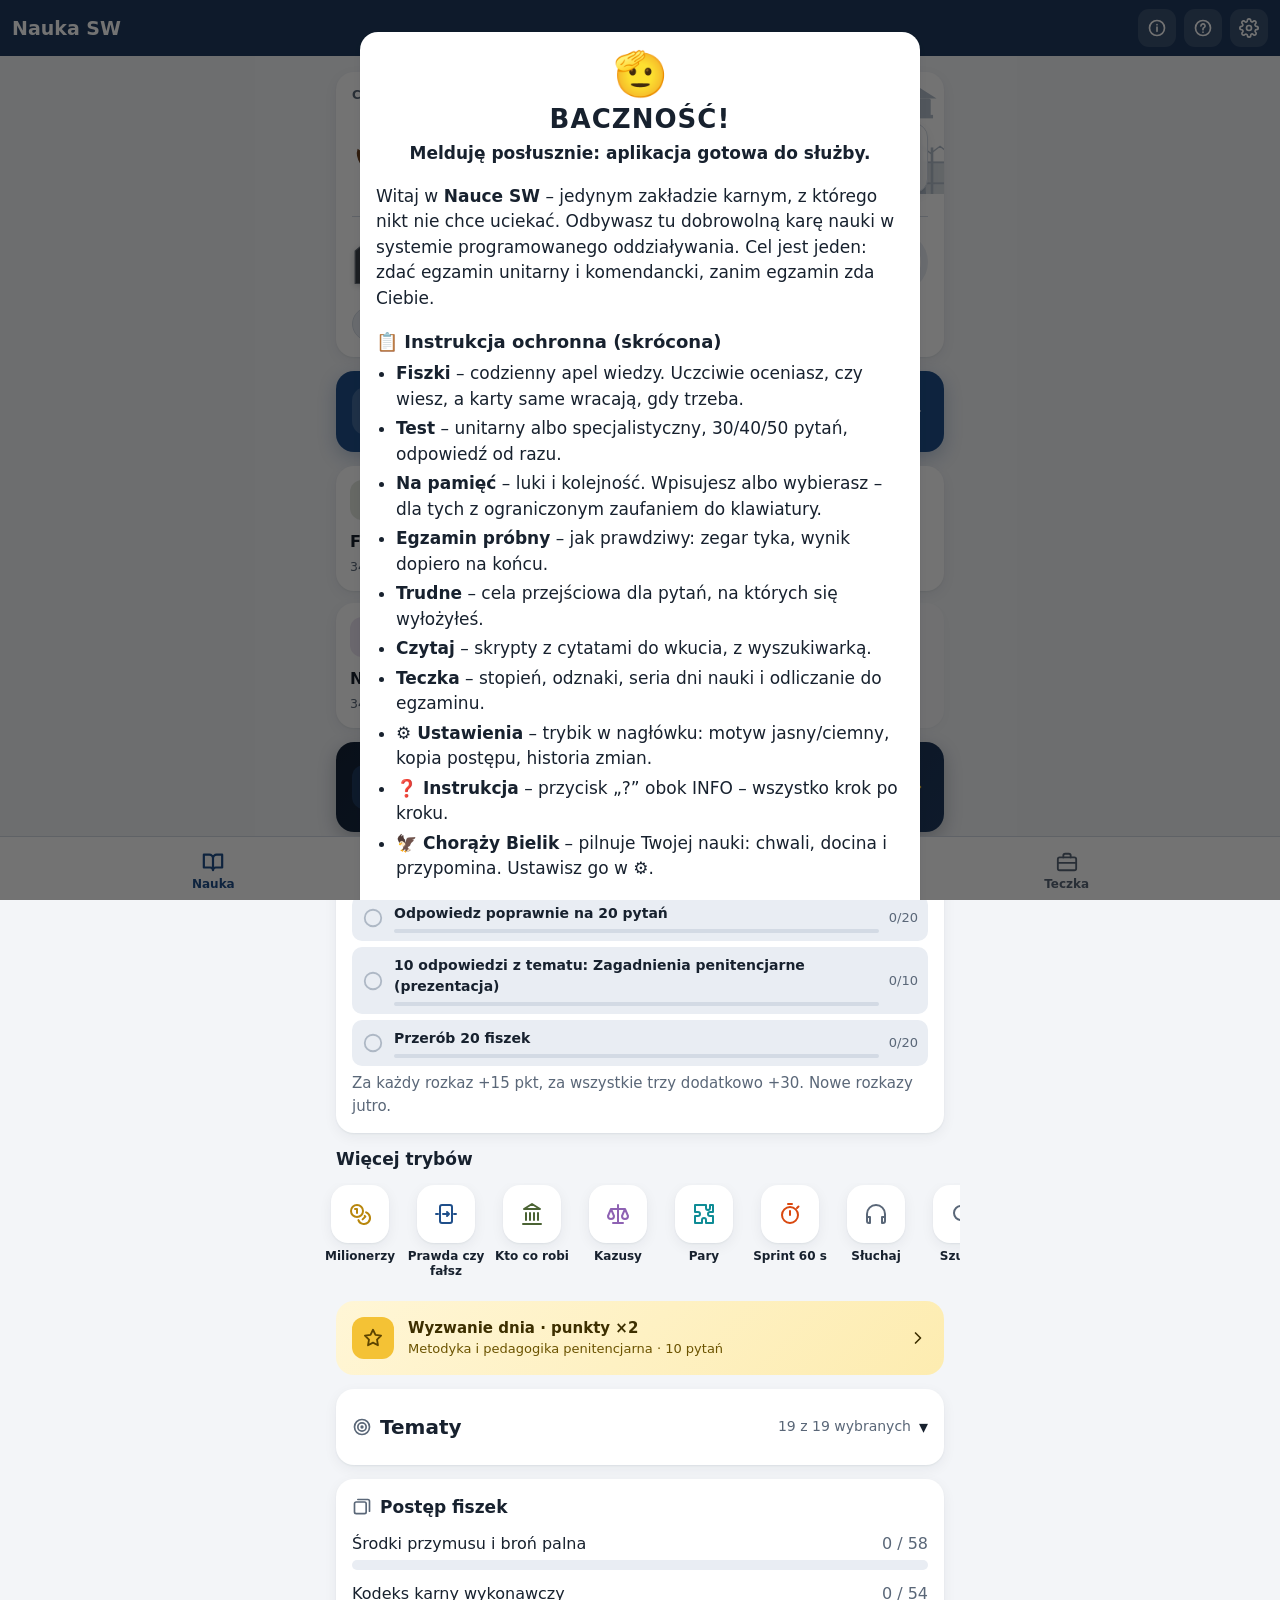
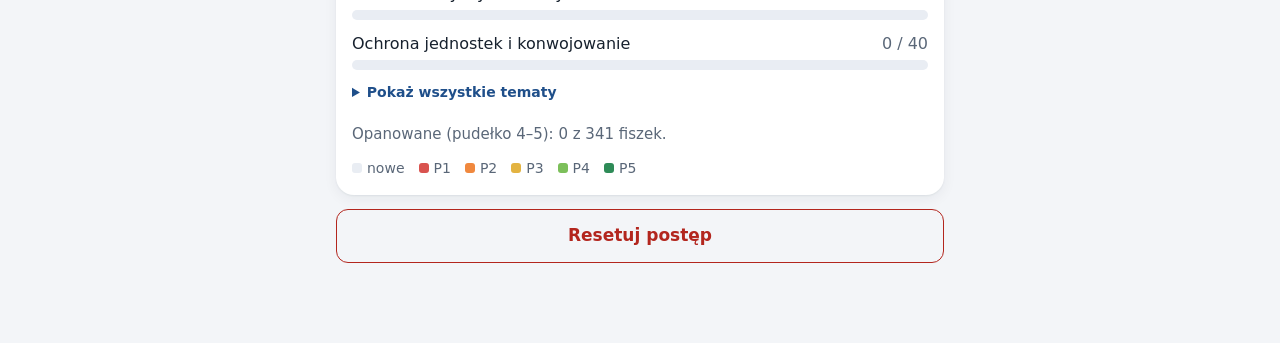
<file: index.html>
<!doctype html>
<html lang="pl">
<head>
  <meta charset="utf-8">
  <meta name="robots" content="noindex, nofollow, noarchive">
  <meta name="viewport" content="width=device-width, initial-scale=1, viewport-fit=cover">
  <title>Nauka SW</title>
  <meta name="description" content="Nauka do egzaminu ze szkolenia chorążych Służby Więziennej – fiszki, testy, egzamin próbny.">
  <meta name="theme-color" content="#1f3a5f" media="(prefers-color-scheme: light)">
  <meta name="theme-color" content="#0f1722" media="(prefers-color-scheme: dark)">
  <meta name="color-scheme" content="light dark">
  <meta name="apple-mobile-web-app-capable" content="yes">
  <meta name="mobile-web-app-capable" content="yes">
  <meta name="apple-mobile-web-app-title" content="Nauka SW">
  <meta name="apple-mobile-web-app-status-bar-style" content="default">
  <link rel="manifest" href="manifest.json">
  <link rel="icon" href="ikony/icon.svg" type="image/svg+xml">
  <link rel="apple-touch-icon" href="ikony/apple-touch-icon.png">
  <link rel="stylesheet" href="style.css">
</head>
<body>
  <header class="topbar">
    <button id="back" class="back" type="button" aria-label="Wróć" hidden><svg width="26" height="26" viewBox="0 0 24 24" fill="none" stroke="currentColor" stroke-width="2" stroke-linecap="round" stroke-linejoin="round" aria-hidden="true"><path d="M15 6l-6 6 6 6"></path></svg></button>
    <h1 id="title">Nauka SW</h1>
    <button id="info" class="top-ic" type="button" aria-label="Informacje o aplikacji"><svg width="20" height="20" viewBox="0 0 24 24" fill="none" stroke="currentColor" stroke-width="2" stroke-linecap="round" stroke-linejoin="round" aria-hidden="true"><circle cx="12" cy="12" r="9"></circle><path d="M12 11v5M12 8h.01"></path></svg></button>
    <button id="help" class="top-ic" type="button" aria-label="Instrukcja obsługi"><svg width="20" height="20" viewBox="0 0 24 24" fill="none" stroke="currentColor" stroke-width="2" stroke-linecap="round" stroke-linejoin="round" aria-hidden="true"><circle cx="12" cy="12" r="9"></circle><path d="M9.5 9.5a2.5 2.5 0 1 1 3.5 2.3c-.7.3-1 .8-1 1.5V14M12 17h.01"></path></svg></button>
    <button id="settings" class="top-ic" type="button" aria-label="Ustawienia"><svg width="20" height="20" viewBox="0 0 24 24" fill="none" stroke="currentColor" stroke-width="2" stroke-linecap="round" stroke-linejoin="round" aria-hidden="true"><circle cx="12" cy="12" r="3"></circle><path d="M19.4 15a1.7 1.7 0 0 0 .3 1.8l.1.1a2 2 0 1 1-2.8 2.8l-.1-.1a1.7 1.7 0 0 0-1.8-.3 1.7 1.7 0 0 0-1 1.5V21a2 2 0 1 1-4 0v-.1a1.7 1.7 0 0 0-1.1-1.5 1.7 1.7 0 0 0-1.8.3l-.1.1a2 2 0 1 1-2.8-2.8l.1-.1a1.7 1.7 0 0 0 .3-1.8 1.7 1.7 0 0 0-1.5-1H3a2 2 0 1 1 0-4h.1a1.7 1.7 0 0 0 1.5-1.1 1.7 1.7 0 0 0-.3-1.8l-.1-.1a2 2 0 1 1 2.8-2.8l.1.1a1.7 1.7 0 0 0 1.8.3H9a1.7 1.7 0 0 0 1-1.5V3a2 2 0 1 1 4 0v.1a1.7 1.7 0 0 0 1 1.5 1.7 1.7 0 0 0 1.8-.3l.1-.1a2 2 0 1 1 2.8 2.8l-.1.1a1.7 1.7 0 0 0-.3 1.8V9a1.7 1.7 0 0 0 1.5 1H21a2 2 0 1 1 0 4h-.1a1.7 1.7 0 0 0-1.5 1z"></path></svg></button>
    <div id="timer" class="timer" hidden></div>
  </header>
  <div id="storage-warning" class="banner" hidden>Pamięć przeglądarki jest niedostępna – postęp nie zostanie zapisany po zamknięciu strony.</div>
  <main id="app" tabindex="-1">
    <p class="loading">Ładowanie…</p>
  </main>
  <nav class="tabbar" aria-label="Zakładki">
    <a href="#/" data-tab="nauka"><svg width="22" height="22" viewBox="0 0 24 24" fill="none" stroke="currentColor" stroke-width="2" stroke-linecap="round" stroke-linejoin="round" aria-hidden="true"><path d="M2 4h6a4 4 0 0 1 4 4v13a3 3 0 0 0-3-3H2zM22 4h-6a4 4 0 0 0-4 4v13a3 3 0 0 1 3-3h7z"></path></svg><span>Nauka</span></a>
    <a href="#/czytaj" data-tab="czytaj" id="tab-czytaj" hidden><svg width="22" height="22" viewBox="0 0 24 24" fill="none" stroke="currentColor" stroke-width="2" stroke-linecap="round" stroke-linejoin="round" aria-hidden="true"><path d="M14 2H6a2 2 0 0 0-2 2v16a2 2 0 0 0 2 2h12a2 2 0 0 0 2-2V8z"></path><path d="M14 2v6h6M8 13h8M8 17h6"></path></svg><span>Czytaj</span></a>
    <a href="#/teczka" data-tab="teczka"><svg width="22" height="22" viewBox="0 0 24 24" fill="none" stroke="currentColor" stroke-width="2" stroke-linecap="round" stroke-linejoin="round" aria-hidden="true"><rect x="2" y="7" width="20" height="14" rx="2"></rect><path d="M16 7V5a2 2 0 0 0-2-2h-4a2 2 0 0 0-2 2v2M2 13h20"></path></svg><span>Teczka</span></a>
  </nav>
  <script src="app.js"></script>
</body>
</html>
</file>
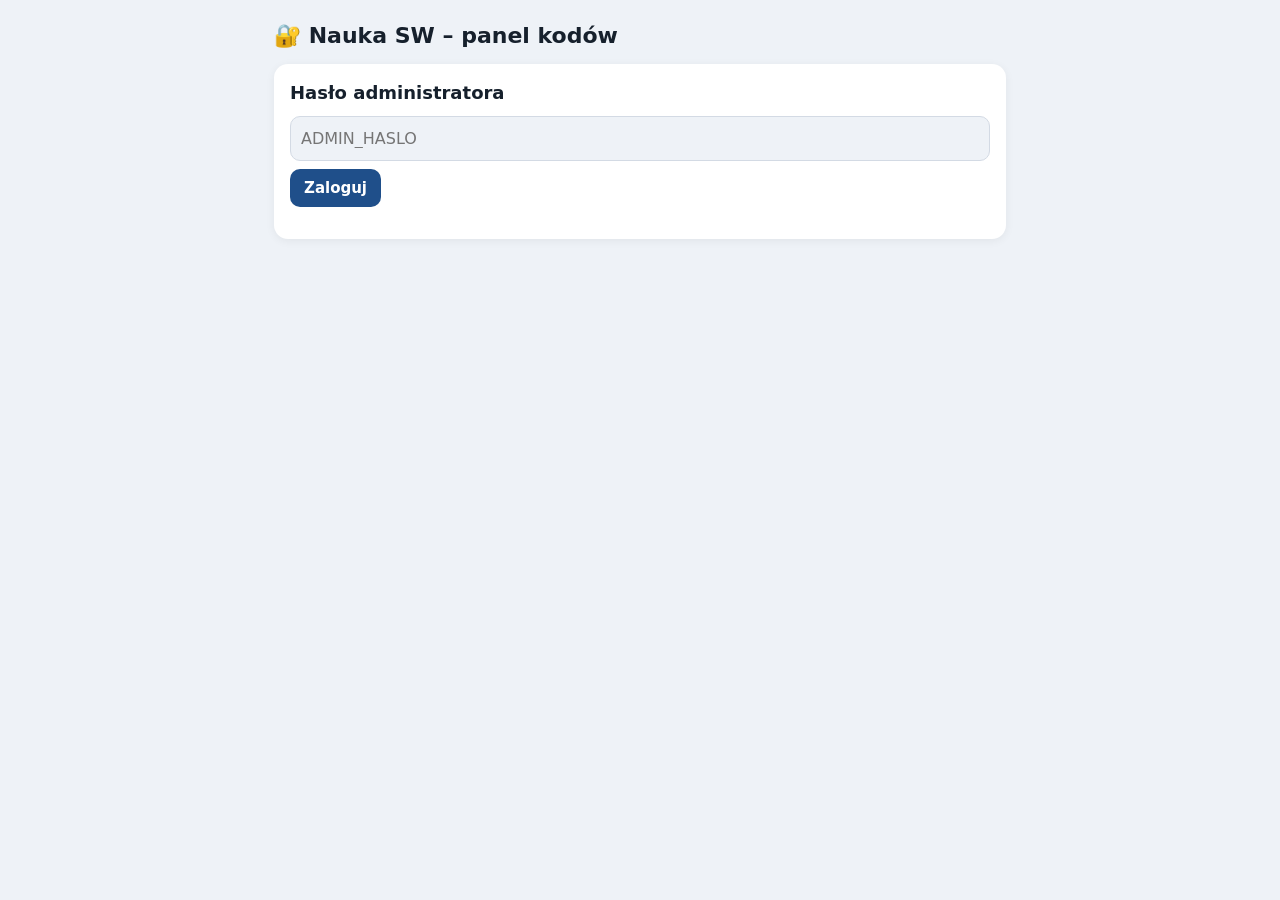
<file: admin.html>
<!DOCTYPE html>
<html lang="pl">
<head>
<meta charset="utf-8">
<meta name="viewport" content="width=device-width, initial-scale=1">
<meta name="robots" content="noindex, nofollow">
<title>Nauka SW – panel kodów</title>
<style>
 :root{color-scheme:light dark;--bg:#eef2f7;--card:#fff;--txt:#16202c;--muted:#5d6b7c;--line:#d3dae4;--pri:#1f4f8a;--bad:#c0392b;--ok:#1e8449}
 @media (prefers-color-scheme:dark){:root{--bg:#0f1722;--card:#18222f;--txt:#e6edf5;--muted:#9fb0c4;--line:#2e3d50;--pri:#4a86d4}}
 *{box-sizing:border-box} body{margin:0;font:16px/1.45 system-ui,-apple-system,"Segoe UI",Roboto,sans-serif;background:var(--bg);color:var(--txt)}
 main{max-width:760px;margin:0 auto;padding:14px}
 h1{font-size:22px;margin:6px 0 12px} h2{font-size:18px;margin:0 0 10px}
 .card{background:var(--card);border-radius:14px;padding:16px;margin:0 0 14px;box-shadow:0 2px 10px rgba(0,0,0,.06)}
 input,textarea,select{font:inherit;width:100%;padding:10px;border:1px solid var(--line);border-radius:10px;background:var(--bg);color:var(--txt)}
 textarea{min-height:120px} label{display:block;font-weight:600;margin:10px 0 4px}
 button{font:600 15px system-ui;padding:10px 14px;border:0;border-radius:10px;background:var(--pri);color:#fff;cursor:pointer}
 button.ghost{background:transparent;color:var(--pri);border:1px solid var(--line)} button.bad{background:var(--bad)}
 .row{display:flex;gap:8px;flex-wrap:wrap;align-items:center} .row>*{flex:1 1 auto}
 .muted{color:var(--muted);font-size:14px} .err{color:var(--bad);font-weight:600} .okm{color:var(--ok);font-weight:600}
 table{width:100%;border-collapse:collapse;font-size:15px} td,th{padding:8px 6px;border-bottom:1px solid var(--line);text-align:left;vertical-align:top}
 code{font:600 15px ui-monospace,monospace;letter-spacing:.06em}
 .tag{display:inline-block;font-size:12px;padding:1px 7px;border-radius:99px;background:var(--line)} .tag.b{background:var(--bad);color:#fff}
 .acts{display:flex;gap:6px;flex-wrap:wrap} .acts button{padding:6px 9px;font-size:13px}
 pre{white-space:pre-wrap;background:var(--bg);padding:10px;border-radius:10px;font-size:14px}
 .dev{font-size:13px;color:var(--muted)}
 .tabs{display:flex;gap:6px;margin:0 0 14px;flex-wrap:wrap} .tabs button{background:var(--card);color:var(--txt);border:1px solid var(--line)} .tabs button.on{background:var(--pri);color:#fff;border-color:var(--pri)}
 .zgl{border-top:1px solid var(--line);padding:10px 0} .zgl.done{opacity:.55} .zgl .q{font-size:14px;color:var(--muted);margin:4px 0}
 .kpis{display:grid;grid-template-columns:repeat(auto-fit,minmax(130px,1fr));gap:8px;margin:10px 0} .kpi{background:var(--bg);border-radius:10px;padding:10px;text-align:center} .kpi b{display:block;font-size:22px}
 .bar{height:6px;border-radius:99px;background:var(--line);overflow:hidden;margin-top:4px} .bar i{display:block;height:100%;background:var(--bad)}
</style>
</head>
<body><main>
<h1>🔐 Nauka SW – panel kodów</h1>

<section class="card" id="login">
  <h2>Hasło administratora</h2>
  <div class="row"><input id="pw" type="password" autocomplete="current-password" placeholder="ADMIN_HASLO"><button id="pwb" style="flex:0 0 auto">Zaloguj</button></div>
  <p class="err" id="pwe"></p>
</section>

<div id="panel" hidden>
<nav class="tabs" id="tabs">
  <button data-t="kody" class="on">🔑 Kody</button>
  <button data-t="zgl">⚑ Zgłoszenia <span id="zglN"></span></button>
  <button data-t="stat">📊 Statystyki</button>
</nav>
<div data-p="kody">
<section class="card">
  <h2>1. Kody osobiste (każdy swój kod)</h2>
  <label for="names">Imiona i nazwiska – jedna osoba w linii</label>
  <textarea id="names" placeholder="Jan Kowalski&#10;Anna Nowak&#10;…"></textarea>
  <label for="pmax">Ile urządzeń na jeden kod?</label>
  <select id="pmax"><option value="1">1 urządzenie</option><option value="2" selected>2 urządzenia (zalecane – np. telefon + ikona na iPhonie)</option><option value="3">3 urządzenia</option></select>
  <p><button id="genp">Utwórz kody osobiste</button></p>
</section>

<section class="card">
  <h2>2. Kod wspólny / uniwersalny</h2>
  <label for="gname">Nazwa (dla Ciebie)</label>
  <input id="gname" placeholder="np. Grupa 20 osób albo Kod uniwersalny">
  <label for="gmax">Limit urządzeń (0 = bez limitu, czyli kod uniwersalny)</label>
  <input id="gmax" type="number" min="0" max="1000" value="20">
  <label for="gcode">Własny kod (opcjonalnie, min. 6 znaków – litery i cyfry; puste = losowy)</label>
  <input id="gcode" placeholder="np. CHORAZY2026" autocapitalize="characters">
  <p><button id="geng">Utwórz kod</button></p>
</section>

<section class="card" id="newbox" hidden>
  <h2>✅ Nowe kody – skopiuj i roześlij</h2>
  <pre id="newlist"></pre>
  <button id="copy" class="ghost">📋 Kopiuj listę</button>
</section>

<section class="card">
  <div class="row"><h2 style="flex:1 1 auto;margin:0">Wszystkie kody</h2><button class="ghost" id="refresh" style="flex:0 0 auto">↻ Odśwież</button></div>
  <p class="muted">Zmiany (blokada, reset) działają w ciągu ok. 1 minuty.</p>
  <input id="filter" placeholder="Szukaj po nazwie lub kodzie">
  <p class="muted" id="sum"></p>
  <table><thead><tr><th>Nazwa / kod</th><th>Urządzenia</th><th>Akcje</th></tr></thead><tbody id="tb"></tbody></table>
</section>
</div>

<div data-p="zgl" hidden>
<section class="card">
  <div class="row"><h2 style="flex:1 1 auto;margin:0">Zgłoszenia błędów</h2><button class="ghost" id="zglRef" style="flex:0 0 auto">↻ Odśwież</button></div>
  <p class="muted">Otwarte zgłoszenia skopiuj i wklej Claude'owi – poprawi pytania w aplikacji.</p>
  <div class="row"><label style="margin:0;flex:1 1 auto"><input type="checkbox" id="zglAll" style="width:auto"> pokaż też załatwione</label>
    <button id="zglCopy" class="ghost" style="flex:0 0 auto">📋 Kopiuj otwarte</button></div>
  <div id="zglList"></div>
</section>
</div>

<div data-p="stat" hidden>
<section class="card">
  <div class="row"><h2 style="flex:1 1 auto;margin:0">Statystyki (anonimowe)</h2><button class="ghost" id="statRef" style="flex:0 0 auto">↻ Odśwież</button></div>
  <p class="muted">Dane z telefonów, które wysyłają statystyki (co kilka godzin). Bez imion i kodów.</p>
  <div id="statSum" class="kpis"></div>
  <h2>Najtrudniejsze pytania</h2>
  <p class="muted">Pytania z co najmniej 5 odpowiedziami od min. 2 osób, posortowane wg odsetka błędów.</p>
  <div id="statHard"></div>
  <h2>Tematy</h2>
  <table><thead><tr><th>Temat</th><th>Odpowiedzi</th><th>Błędne</th></tr></thead><tbody id="statDecks"></tbody></table>
  <button id="statCopy" class="ghost" style="margin-top:10px">📋 Kopiuj 20 najtrudniejszych</button>
</section>
</div>
<p class="err" id="msg"></p>
</div>

<script>
const $ = id => document.getElementById(id);
let PW = sessionStorage.getItem('nsw_admin') || '';
let ALL = [];

async function api(method, body, query) {
  const r = await fetch('/api/admin/kody' + (query || ''), { method, headers: { 'X-Admin': PW, 'Content-Type': 'application/json' }, body: body ? JSON.stringify(body) : undefined, cache: 'no-store' });
  const d = await r.json().catch(() => ({ blad: 'Błąd serwera (' + r.status + ')' }));
  if (r.status === 401) { logout(d.blad); throw new Error(d.blad); }
  if (!r.ok) { $('msg').textContent = d.blad || 'Błąd'; throw new Error(d.blad); }
  $('msg').textContent = '';
  return d;
}
function logout(m) { PW = ''; sessionStorage.removeItem('nsw_admin'); $('panel').hidden = true; $('login').hidden = false; $('pwe').textContent = m || ''; }
async function login() {
  PW = $('pw').value; 
  try { await load(); sessionStorage.setItem('nsw_admin', PW); $('login').hidden = true; $('panel').hidden = false; } catch {}
}
$('pwb').onclick = login; $('pw').onkeydown = e => { if (e.key === 'Enter') login(); };

async function load() { ALL = (await api('GET')).kody; render(); apiX('/api/admin/zgloszenia').then(d => { ZGL = d.zgloszenia; renderZgl(); }).catch(() => {}); }
function esc(s) { return String(s ?? '').replace(/[&<>"]/g, c => ({ '&': '&amp;', '<': '&lt;', '>': '&gt;', '"': '&quot;' }[c])); }
function render() {
  const f = $('filter').value.trim().toLowerCase();
  const rows = ALL.filter(k => !f || (k.name || '').toLowerCase().includes(f) || k.code.toLowerCase().includes(f));
  const used = ALL.reduce((a, k) => a + (k.n || 0), 0);
  $('sum').textContent = `Kodów: ${ALL.length} · zajętych urządzeń: ${used} · zablokowanych: ${ALL.filter(k => k.blocked).length}`;
  $('tb').innerHTML = rows.map(k => `<tr>
    <td><strong>${esc(k.name)}</strong><br><code>${esc(k.code)}</code> ${k.blocked ? '<span class="tag b">zablokowany</span>' : ''}<div class="dev" id="d-${k.code}"></div></td>
    <td>${k.n || 0} / ${k.max ? k.max : '∞'}</td>
    <td><div class="acts">
      <button class="ghost" data-a="devs" data-k="${k.code}">Pokaż</button>
      <button class="ghost" data-a="reset" data-k="${k.code}">Zwolnij wszystkie</button>
      <button class="${k.blocked ? '' : 'bad'}" data-a="blokuj" data-k="${k.code}" data-v="${k.blocked ? 0 : 1}">${k.blocked ? 'Odblokuj' : 'Zablokuj'}</button>
      <button class="ghost" data-a="limit" data-k="${k.code}">Limit</button>
      <button class="ghost" data-a="usun" data-k="${k.code}">Usuń</button>
    </div></td></tr>`).join('');
}
$('filter').oninput = render; $('refresh').onclick = load;

$('tb').onclick = async e => {
  const b = e.target.closest('button'); if (!b) return;
  const kod = b.dataset.k, a = b.dataset.a;
  if (a === 'devs') {
    const r = (await api('GET', null, '?kod=' + kod)).kod;
    const box = $('d-' + kod);
    box.innerHTML = r.devices.length ? r.devices.map(d => `${esc(d.ua)} · ${new Date(d.ts).toLocaleString('pl-PL')} <button class="ghost" style="padding:2px 6px;font-size:12px" data-a="reset1" data-k="${kod}" data-d="${d.id}">zwolnij</button>`).join('<br>') : 'brak urządzeń';
    return;
  }
  if (a === 'reset1') { await api('POST', { akcja: 'reset', kod, urzadzenie: b.dataset.d }); }
  if (a === 'reset' && confirm('Zwolnić wszystkie urządzenia tego kodu? Osoby będą musiały wpisać kod ponownie.')) await api('POST', { akcja: 'reset', kod });
  if (a === 'blokuj') await api('POST', { akcja: 'blokuj', kod, blokada: b.dataset.v === '1' });
  if (a === 'limit') { const v = prompt('Nowy limit urządzeń (0 = bez limitu):'); if (v === null) return; await api('POST', { akcja: 'limit', kod, max: v }); }
  if (a === 'usun' && confirm('Usunąć kod ' + kod + '? Tej operacji nie da się cofnąć.')) await api('POST', { akcja: 'usun', kod });
  setTimeout(load, 300);
};

function showNew(list) {
  $('newbox').hidden = false;
  $('newlist').textContent = list.map(k => `${k.name} – ${k.code}` + (k.max === 0 ? ' (bez limitu)' : ` (urządzeń: ${k.max})`)).join('\n');
  $('newbox').scrollIntoView({ behavior: 'smooth' });
}
$('genp').onclick = async () => {
  const nazwy = $('names').value.split('\n').map(s => s.trim()).filter(Boolean);
  if (!nazwy.length) return alert('Wpisz przynajmniej jedno imię.');
  const d = await api('POST', { akcja: 'nowe', nazwy, max: $('pmax').value });
  $('names').value = ''; showNew(d.nowe); load();
};
$('geng').onclick = async () => {
  const d = await api('POST', { akcja: 'nowe', nazwa: $('gname').value || 'Kod wspólny', max: $('gmax').value, kod: $('gcode').value });
  $('gcode').value = ''; showNew(d.nowe); load();
};
$('copy').onclick = () => navigator.clipboard.writeText($('newlist').textContent).then(() => { $('copy').textContent = '✅ Skopiowano'; setTimeout(() => $('copy').textContent = '📋 Kopiuj listę', 1500); });

// --- zakładki
$('tabs').onclick = e => {
  const b = e.target.closest('button'); if (!b) return;
  [...$('tabs').children].forEach(x => x.classList.toggle('on', x === b));
  document.querySelectorAll('[data-p]').forEach(p => { p.hidden = p.dataset.p !== b.dataset.t; });
  if (b.dataset.t === 'zgl') loadZgl();
  if (b.dataset.t === 'stat') loadStat();
};

async function apiX(path, method, body) {
  const r = await fetch(path, { method: method || 'GET', headers: { 'X-Admin': PW, 'Content-Type': 'application/json' }, body: body ? JSON.stringify(body) : undefined, cache: 'no-store' });
  const d = await r.json().catch(() => ({ blad: 'Błąd serwera (' + r.status + ')' }));
  if (r.status === 401) { logout(d.blad); throw new Error(d.blad); }
  if (!r.ok) { $('msg').textContent = d.blad || 'Błąd'; throw new Error(d.blad); }
  return d;
}

// --- zgłoszenia
let ZGL = [];
const fmt = ts => new Date(ts).toLocaleString('pl-PL', { day: 'numeric', month: 'numeric', hour: '2-digit', minute: '2-digit' });
async function loadZgl() {
  ZGL = (await apiX('/api/admin/zgloszenia')).zgloszenia;
  renderZgl();
}
function renderZgl() {
  const open = ZGL.filter(z => !z.done);
  $('zglN').textContent = open.length ? `(${open.length})` : '';
  const list = $('zglAll').checked ? ZGL : open;
  $('zglList').innerHTML = list.length ? list.map(z => `<div class="zgl ${z.done ? 'done' : ''}">
    <div><strong>${esc(z.kat || 'Zgłoszenie')}</strong> · <code>${esc(z.id)}</code> · ${esc(z.kto)} · ${fmt(z.ts)}</div>
    <div class="q">${esc(z.tresc)}</div>
    <div>${esc(z.opis) || '<span class="muted">(bez opisu)</span>'}</div>
    <div class="acts" style="margin-top:6px">
      <button class="ghost" data-z="${z.done ? 'otworz' : 'zalatwione'}" data-k="${z.klucz}">${z.done ? '↩ Otwórz ponownie' : '✓ Załatwione'}</button>
      <button class="ghost" data-z="usun" data-k="${z.klucz}">Usuń</button></div></div>`).join('') : '<p class="muted">Brak zgłoszeń. 🎉</p>';
}
$('zglList').onclick = async e => {
  const b = e.target.closest('button'); if (!b) return;
  if (b.dataset.z === 'usun' && !confirm('Usunąć zgłoszenie?')) return;
  await apiX('/api/admin/zgloszenia', 'POST', { akcja: b.dataset.z, klucz: b.dataset.k });
  loadZgl();
};
$('zglAll').onchange = renderZgl; $('zglRef').onclick = loadZgl;
$('zglCopy').onclick = () => {
  const t = ZGL.filter(z => !z.done).map((z, i) => `${i + 1}. [${z.id}] ${z.kat}: ${z.opis}\n   Pytanie: ${z.tresc}`).join('\n\n') || 'Brak otwartych zgłoszeń.';
  navigator.clipboard.writeText('Zgłoszenia błędów z Nauka SW:\n\n' + t).then(() => { $('zglCopy').textContent = '✅ Skopiowano'; setTimeout(() => $('zglCopy').textContent = '📋 Kopiuj otwarte', 1500); });
};

// --- statystyki
let STAT = null;
async function loadStat() {
  STAT = await apiX('/api/admin/statystyki');
  const s = STAT, pct = (a, b) => b ? Math.round(a / b * 100) : 0;
  $('statSum').innerHTML = [
    ['Urządzenia', s.urzadzenia], ['Aktywne (7 dni)', s.aktywne7], ['Aktywne (24 h)', s.aktywne1],
    ['Odpowiedzi', s.odpowiedzi.toLocaleString('pl-PL')], ['Trafność', pct(s.odpowiedzi - s.bledne, s.odpowiedzi) + '%'], ['Gra fabularna (min. 2 rozdziały)', s.gracze || 0]]
    .map(([l, v]) => `<div class="kpi"><b>${v}</b>${l}</div>`).join('');
  $('statHard').innerHTML = s.najtrudniejsze.length ? s.najtrudniejsze.map(r => `<div class="zgl">
    <div><strong>${pct(r.bad, r.n)}% błędów</strong> · ${r.n} odp. · ${r.u} os. · ${esc(r.talia)} · <code>${esc(r.id)}</code></div>
    <div>${esc(r.tresc)}</div>${r.poprawna ? `<div class="q">✓ ${esc(r.poprawna)}</div>` : ''}
    <div class="bar"><i style="width:${pct(r.bad, r.n)}%"></i></div></div>`).join('') : '<p class="muted">Za mało danych – poczekaj, aż więcej osób poćwiczy.</p>';
  $('statDecks').innerHTML = s.talie.map(t => `<tr><td>${esc(t.talia)}</td><td>${t.n}</td><td>${pct(t.bad, t.n)}%</td></tr>`).join('');
}
$('statRef').onclick = loadStat;
$('statCopy').onclick = () => {
  if (!STAT) return;
  const t = STAT.najtrudniejsze.slice(0, 20).map((r, i) => `${i + 1}. ${Math.round(r.bad / r.n * 100)}% błędów (${r.n} odp.) [${r.id}] ${r.tresc}${r.poprawna ? ' → ' + r.poprawna : ''}`).join('\n');
  navigator.clipboard.writeText('Najtrudniejsze pytania w Nauka SW:\n' + t).then(() => { $('statCopy').textContent = '✅ Skopiowano'; setTimeout(() => $('statCopy').textContent = '📋 Kopiuj 20 najtrudniejszych', 1500); });
};

if (PW) { $('pw').value = PW; login(); }
</script>
</main></body></html>
</file>
<file: style.css>
:root {
  --bg: #f3f5f8;
  --surface: #ffffff;
  --surface-2: #e9edf3;
  --text: #17212e;
  --muted: #5a6778;
  --line: #d3dae4;
  --primary: #1f4f8a;
  --primary-text: #ffffff;
  --ok: #1d7a43;
  --ok-bg: #e3f4ea;
  --bad: #b3261e;
  --bad-bg: #fbe7e5;
  --warn: #8a5a00;
  --warn-bg: #fdf1d8;
  --quote: #eef2f8;
  --mark: #ffe58a;
  --mark-current: #ff9f43;
  --topbar: #1f3a5f;
  --topbar-text: #ffffff;
  --radius: 14px;
  --tabbar-h: 60px;
  color-scheme: light;
}

:root[data-theme="dark"] {
    --bg: #0f1722;
    --surface: #18222f;
    --surface-2: #223041;
    --text: #e8edf3;
    --muted: #9ba8b8;
    --line: #2e3d50;
    --primary: #6ea8f0;
    --primary-text: #0b1420;
    --ok: #5fd08f;
    --ok-bg: #12301f;
    --bad: #ff8a80;
    --bad-bg: #3a1714;
    --warn: #f3c262;
    --warn-bg: #352812;
    --quote: #1d2a3a;
    --mark: #6b5600;
    --mark-current: #c2560c;
    --topbar: #131d2a;
    --topbar-text: #e8edf3;
    color-scheme: dark;
}

@media (prefers-color-scheme: dark) {
  :root:not([data-theme="light"]) {
    --bg: #0f1722;
    --surface: #18222f;
    --surface-2: #223041;
    --text: #e8edf3;
    --muted: #9ba8b8;
    --line: #2e3d50;
    --primary: #6ea8f0;
    --primary-text: #0b1420;
    --ok: #5fd08f;
    --ok-bg: #12301f;
    --bad: #ff8a80;
    --bad-bg: #3a1714;
    --warn: #f3c262;
    --warn-bg: #352812;
    --quote: #1d2a3a;
    --mark: #6b5600;
    --mark-current: #c2560c;
    --topbar: #131d2a;
    --topbar-text: #e8edf3;
    color-scheme: dark;
  }
}

* { box-sizing: border-box; }
html { -webkit-text-size-adjust: 100%; }
body {
  margin: 0;
  background: var(--bg);
  color: var(--text);
  font: 17px/1.5 system-ui, -apple-system, "Segoe UI", Roboto, "Helvetica Neue", Arial, sans-serif;
  min-height: 100vh;
  padding-bottom: calc(var(--tabbar-h) + env(safe-area-inset-bottom));
}
button, input { font: inherit; color: inherit; }
[hidden] { display: none !important; }

.topbar {
  position: sticky; top: 0; z-index: 10;
  display: flex; align-items: center; gap: 8px;
  min-height: 56px;
  padding: env(safe-area-inset-top) 12px 0;
  background: var(--topbar); color: var(--topbar-text);
}
.topbar h1 { flex: 1; margin: 0; font-size: 19px; font-weight: 650; overflow: hidden; text-overflow: ellipsis; white-space: nowrap; }
.back {
  width: 44px; height: 44px; border: 0; border-radius: 10px;
  background: transparent; color: inherit; font-size: 34px; line-height: 1; cursor: pointer;
}
.timer { font-variant-numeric: tabular-nums; font-weight: 700; padding: 4px 10px; border-radius: 8px; background: rgba(255,255,255,.15); }
.timer.low { background: var(--bad); color: #fff; }

.banner { background: var(--warn-bg); color: var(--warn); padding: 10px 16px; font-size: 15px; }

main { max-width: 640px; margin: 0 auto; padding: 16px; outline: none; }
.loading { color: var(--muted); text-align: center; margin-top: 40px; }

.tabbar {
  position: fixed; left: 0; right: 0; bottom: 0; z-index: 10;
  display: flex; height: calc(var(--tabbar-h) + env(safe-area-inset-bottom));
  padding-bottom: env(safe-area-inset-bottom);
  background: var(--surface); border-top: 1px solid var(--line);
}
.tabbar a {
  flex: 1; display: flex; align-items: center; justify-content: center;
  color: var(--muted); text-decoration: none; font-weight: 600; font-size: 17px;
}
.tabbar a.active { color: var(--primary); box-shadow: inset 0 3px 0 var(--primary); }

h2 { font-size: 21px; margin: 20px 0 10px; }
h3 { font-size: 18px; margin: 16px 0 8px; }
.muted { color: var(--muted); }
.small { font-size: 15px; }

.card {
  background: var(--surface); border: 1px solid var(--line); border-radius: var(--radius);
  padding: 16px; margin: 0 0 14px;
}

/* Przyciski */
.btn {
  display: flex; align-items: center; justify-content: center; gap: 8px;
  width: 100%; min-height: 54px; padding: 12px 16px;
  border: 1px solid var(--line); border-radius: 12px;
  background: var(--surface); color: var(--text);
  font-size: 17px; font-weight: 600; text-align: center; cursor: pointer;
  -webkit-tap-highlight-color: transparent; text-decoration: none;
}
.btn:active { transform: scale(.98); }
.btn:disabled { opacity: .45; cursor: default; transform: none; }
.btn.primary { background: var(--primary); color: var(--primary-text); border-color: var(--primary); }
.btn.ok { background: var(--ok); color: #fff; border-color: var(--ok); }
.btn.bad { background: var(--bad); color: #fff; border-color: var(--bad); }
.btn.warn { background: var(--warn); color: #fff; border-color: var(--warn); }
:root[data-theme="dark"] .btn.ok, :root[data-theme="dark"] .btn.bad, :root[data-theme="dark"] .btn.warn { color: #0b1420; }
@media (prefers-color-scheme: dark) {
  :root:not([data-theme="light"]) .btn.ok, :root:not([data-theme="light"]) .btn.bad, :root:not([data-theme="light"]) .btn.warn { color: #0b1420; }
}
.btn.ghost { background: transparent; }
.btn.danger { color: var(--bad); border-color: var(--bad); background: transparent; }
.row { display: flex; gap: 10px; }
.row > * { flex: 1; }
.stack > * + * { margin-top: 10px; }

/* Ekran startowy – tryby */
.modes { display: grid; gap: 10px; margin-bottom: 14px; }
.mode {
  display: flex; flex-direction: column; align-items: flex-start; justify-content: center;
  min-height: 68px; padding: 12px 16px; text-align: left;
}
.mode .mode-name { font-size: 18px; }
.mode .mode-sub { font-size: 15px; font-weight: 400; color: var(--muted); }
.mode.primary .mode-sub { color: inherit; opacity: .85; }

/* Filtry */
.check {
  display: flex; align-items: center; gap: 12px;
  min-height: 48px; padding: 6px 0; cursor: pointer;
}
.check input { width: 24px; height: 24px; flex: none; accent-color: var(--primary); }
.check span { flex: 1; }
.check .count { flex: none; color: var(--muted); font-size: 15px; }
.switch { display: flex; align-items: center; justify-content: space-between; gap: 12px; min-height: 52px; cursor: pointer; border-top: 1px solid var(--line); margin-top: 6px; padding-top: 6px; }
.switch input { appearance: none; -webkit-appearance: none; width: 52px; height: 30px; border-radius: 15px; background: var(--line); position: relative; flex: none; cursor: pointer; transition: background .15s; }
.switch input::after { content: ""; position: absolute; top: 3px; left: 3px; width: 24px; height: 24px; border-radius: 50%; background: #fff; transition: transform .15s; box-shadow: 0 1px 3px rgba(0,0,0,.3); }
.switch input:checked { background: var(--primary); }
.switch input:checked::after { transform: translateX(22px); }

/* Postęp */
.deck-progress + .deck-progress { margin-top: 12px; }
.deck-progress .label { display: flex; justify-content: space-between; gap: 10px; font-size: 16px; }
.bar { height: 10px; border-radius: 5px; background: var(--surface-2); overflow: hidden; margin-top: 4px; display: flex; }
.bar > i { display: block; height: 100%; }
:root { --b1: #d9534f; --b2: #f0883e; --b3: #e3b341; --b4: #7cbf5a; --b5: #2e8b57; }
.b1 { background: var(--b1); } .b2 { background: var(--b2); } .b3 { background: var(--b3); } .b4 { background: var(--b4); } .b5 { background: var(--b5); }
.legend { display: flex; flex-wrap: wrap; gap: 6px 14px; font-size: 14px; color: var(--muted); margin-top: 12px; }
.legend span::before { content: ""; display: inline-block; width: 10px; height: 10px; border-radius: 3px; margin-right: 5px; background: var(--c); }

/* Nauka – wspólne */
.progress-line { display: flex; justify-content: space-between; color: var(--muted); font-size: 15px; margin-bottom: 8px; }
.tag { display: inline-block; font-size: 13px; font-weight: 600; padding: 2px 8px; border-radius: 999px; background: var(--surface-2); color: var(--muted); margin: 0 6px 6px 0; }
.tag.mem { background: var(--warn-bg); color: var(--warn); }
.source { font-size: 15px; color: var(--muted); margin-top: 12px; padding-top: 10px; border-top: 1px dashed var(--line); }
.source b { font-weight: 600; }
.actions {
  position: sticky; bottom: calc(var(--tabbar-h) + env(safe-area-inset-bottom));
  background: linear-gradient(to bottom, transparent, var(--bg) 14px);
  padding: 18px 0 10px; margin-top: 4px;
}

/* Fiszki */
.flash { min-height: 220px; cursor: pointer; display: flex; flex-direction: column; -webkit-tap-highlight-color: transparent; }
.flash .fc-front { font-size: 19px; font-weight: 600; }
.flash .fc-back { margin-top: 14px; padding-top: 14px; border-top: 1px solid var(--line); font-size: 18px; white-space: pre-line; }
.flash .hint { margin-top: auto; padding-top: 16px; text-align: center; color: var(--muted); font-size: 15px; }

/* Test */
.question { font-size: 19px; font-weight: 600; margin: 4px 0 14px; }
.options { display: grid; gap: 10px; }
.option { justify-content: flex-start; text-align: left; font-weight: 500; min-height: 56px; }
.option.selected { border-color: var(--primary); box-shadow: inset 0 0 0 2px var(--primary); }
.option.correct { background: var(--ok-bg); border-color: var(--ok); color: var(--text); box-shadow: inset 0 0 0 2px var(--ok); }
.option.wrong { background: var(--bad-bg); border-color: var(--bad); color: var(--text); box-shadow: inset 0 0 0 2px var(--bad); }
.option:disabled { opacity: 1; }
.feedback { margin-top: 14px; padding: 12px 14px; border-radius: 12px; }
.feedback.ok { background: var(--ok-bg); }
.feedback.bad { background: var(--bad-bg); }
.feedback strong { display: block; margin-bottom: 4px; }

/* Luki */
.cloze { font-size: 18px; line-height: 2.2; }
.gap {
  display: inline-block; min-width: 4ch; max-width: 100%;
  padding: 2px 6px; margin: 0 2px; line-height: 1.4;
  border: 0; border-bottom: 2px solid var(--primary); border-radius: 6px 6px 0 0;
  background: var(--surface-2); font-size: 17px;
}
.gap:focus { outline: 2px solid var(--primary); outline-offset: 1px; }
.gap.correct { border-color: var(--ok); background: var(--ok-bg); }
.gap.wrong { border-color: var(--bad); background: var(--bad-bg); }
.fix { color: var(--ok); font-weight: 700; font-size: 16px; }

/* Kolejność */
.order-list { list-style: none; margin: 0; padding: 0; display: grid; gap: 8px; }
.order-item {
  display: flex; align-items: center; gap: 6px;
  background: var(--surface); border: 1px solid var(--line); border-radius: 12px;
  padding: 6px; min-height: 60px;
}
.order-item.dragging { box-shadow: 0 6px 18px rgba(0,0,0,.25); border-color: var(--primary); position: relative; z-index: 2; }
.order-item.correct { border-color: var(--ok); background: var(--ok-bg); }
.order-item.wrong { border-color: var(--bad); background: var(--bad-bg); }
.order-item .txt { flex: 1; font-size: 16px; line-height: 1.35; padding: 4px 2px; }
.handle {
  flex: none; width: 36px; align-self: stretch; display: flex; align-items: center; justify-content: center;
  color: var(--muted); font-size: 22px; cursor: grab; touch-action: none; user-select: none; -webkit-user-select: none;
}
.mv { flex: none; width: 44px; height: 44px; border: 1px solid var(--line); border-radius: 10px; background: var(--surface-2); font-size: 18px; cursor: pointer; }
.mv:disabled { opacity: .3; }
.solution { margin: 10px 0 0; padding-left: 24px; }
.solution li { margin: 4px 0; }

/* Wyniki */
.score { font-size: 44px; font-weight: 800; text-align: center; margin: 4px 0; }
.score-sub { text-align: center; color: var(--muted); margin-bottom: 8px; }
.mistake { border-left: 4px solid var(--bad); }
.mistake .q { font-weight: 600; margin-bottom: 6px; }
.mistake .your { color: var(--bad); }
.mistake .good { color: var(--ok); }
.empty { text-align: center; padding: 26px 16px; }
.empty .big { font-size: 40px; }

/* Czytaj */
.seg { display: flex; background: var(--surface-2); border-radius: 12px; padding: 4px; gap: 4px; margin-bottom: 12px; }
.seg button { flex: 1; min-height: 46px; border: 0; border-radius: 9px; background: transparent; font-weight: 600; cursor: pointer; font-size: 16px; }
.seg button.on { background: var(--surface); box-shadow: 0 1px 3px rgba(0,0,0,.15); }
.toc summary { cursor: pointer; font-weight: 700; min-height: 44px; display: flex; align-items: center; }
.toc ol { list-style: none; margin: 6px 0 0; padding: 0; }
.toc li button { display: block; width: 100%; text-align: left; border: 0; background: none; padding: 9px 4px; cursor: pointer; color: var(--primary); font-size: 16px; border-top: 1px solid var(--line); }
.toc li.h3 button { padding-left: 22px; font-size: 15px; color: var(--text); }
.doc { overflow-wrap: anywhere; }
.doc h1 { font-size: 24px; line-height: 1.25; margin: 4px 0 12px; }
.doc h2 { font-size: 21px; line-height: 1.3; margin: 30px 0 10px; padding-top: 12px; border-top: 2px solid var(--line); scroll-margin-top: 70px; }
.doc h3 { font-size: 18px; margin: 22px 0 8px; scroll-margin-top: 70px; }
.doc p { margin: 0 0 12px; }
.doc ul, .doc ol { margin: 0 0 12px; padding-left: 24px; }
.doc li { margin: 4px 0; }
.doc li > ul, .doc li > ol { margin: 4px 0 0; }
.doc blockquote { margin: 0 0 12px; padding: 10px 14px; background: var(--quote); border-left: 4px solid var(--primary); border-radius: 0 10px 10px 0; }
.doc blockquote p:last-child { margin-bottom: 0; }
.table-wrap { overflow-x: auto; margin: 0 0 14px; border: 1px solid var(--line); border-radius: 10px; -webkit-overflow-scrolling: touch; }
.doc table { border-collapse: collapse; width: 100%; font-size: 15px; min-width: 100%; }
.doc th, .doc td { padding: 8px 10px; border-bottom: 1px solid var(--line); vertical-align: top; text-align: left; min-width: 9em; }
.doc th { background: var(--surface-2); }
.doc tr:last-child td { border-bottom: 0; }
/* Wyszukiwanie w skrypcie */
.search { padding: 12px; }
.search-input {
  width: 100%; min-height: 50px; padding: 10px 14px;
  border: 1px solid var(--line); border-radius: 12px;
  background: var(--surface-2); font-size: 17px;
}
.search-input:focus { outline: 2px solid var(--primary); outline-offset: 1px; }
.search .check { margin-top: 4px; }
.search-summary { margin: 8px 0 4px; }
.search-results:empty { display: none; }
.search-list { list-style: none; margin: 0; padding: 0; max-height: 45vh; overflow-y: auto; -webkit-overflow-scrolling: touch; border-top: 1px solid var(--line); }
.search-list li button {
  display: block; width: 100%; text-align: left; border: 0; background: none; cursor: pointer;
  padding: 10px 4px; border-bottom: 1px solid var(--line);
}
.search-where { display: block; font-weight: 600; font-size: 15px; color: var(--primary); }
.search-where .tag { margin: 0 6px 2px 0; vertical-align: middle; }
.search-snippet { display: block; font-size: 15px; color: var(--muted); margin-top: 2px; }
.search-snippet mark { background: var(--mark); color: var(--text); border-radius: 3px; padding: 0 1px; }
.search-bar {
  position: sticky; top: calc(56px + env(safe-area-inset-top)); z-index: 5;
  display: flex; align-items: center; gap: 8px;
  margin: 0 0 12px; padding: 8px 10px;
  background: var(--surface); border: 1px solid var(--line); border-radius: 12px;
  box-shadow: 0 2px 8px rgba(0,0,0,.12);
}
.search-count { flex: 1; font-weight: 700; font-variant-numeric: tabular-nums; }
mark.hit { background: var(--mark); color: inherit; border-radius: 3px; padding: 0 1px; }
mark.hit.current { background: var(--mark-current); color: #fff; box-shadow: 0 0 0 2px var(--mark-current); }
.to-top {
  position: fixed; right: 16px; bottom: calc(var(--tabbar-h) + env(safe-area-inset-bottom) + 16px);
  width: 52px; height: 52px; border-radius: 50%; border: 0; z-index: 5;
  background: var(--primary); color: var(--primary-text); font-size: 24px; cursor: pointer;
  box-shadow: 0 3px 10px rgba(0,0,0,.25);
}

/* Ocena wyniku */
.verdict { text-align: center; border-top: 6px solid var(--line); }
.verdict-icon { font-size: 44px; line-height: 1; margin-top: 4px; }
.verdict .rank { display: inline-block; margin: 2px auto 8px; padding: 3px 12px; border-radius: 999px; font-size: 14px; font-weight: 700; background: var(--surface-2); }
.verdict-head { font-size: 20px; font-weight: 800; margin-bottom: 4px; }
.verdict-text { margin: 4px 0 0; font-size: 16px; }
.verdict-extra { margin: 10px 0 0; font-weight: 700; }
.v-red { border-top-color: #d9534f; }
.v-red .verdict-icon { animation: alarm .6s ease-in-out 4; }
.v-orange { border-top-color: #f0883e; }
.v-green { border-top-color: #2e8b57; }
.v-gold { border-top-color: #d4a017; background: linear-gradient(180deg, rgba(212,160,23,.14), transparent 60%), var(--surface); }
.v-gold .rank { background: #d4a017; color: #1a1a1a; }
@keyframes alarm { 50% { opacity: .25; transform: scale(1.15); } }
.confetti { position: fixed; inset: 0; pointer-events: none; overflow: hidden; z-index: 50; }
.confetti span { position: absolute; top: -40px; font-size: 24px; animation-name: fall; animation-timing-function: linear; animation-fill-mode: forwards; }
@keyframes fall { to { transform: translateY(110vh) rotate(540deg); opacity: .9; } }
@media (prefers-reduced-motion: reduce) { .v-red .verdict-icon { animation: none; } }

/* Powiadomienie o nowej wersji */
.update-banner { position: fixed; left: 12px; right: 12px; bottom: calc(76px + env(safe-area-inset-bottom, 0px)); z-index: 60;
  display: flex; align-items: center; gap: 10px; padding: 10px 12px; border-radius: 14px;
  background: var(--surface); border: 2px solid var(--primary); box-shadow: 0 6px 20px rgba(0,0,0,.25); font-size: 15px; }
.update-banner span { flex: 1; }
.update-banner .btn { width: auto; min-height: 42px; padding: 0 16px; margin: 0; }

/* Służba: karta na starcie */
.service { padding: 14px; }
.service-top { display: flex; align-items: center; gap: 12px; color: inherit; text-decoration: none; }
.ring { --p: 0; flex: none; width: 60px; height: 60px; border-radius: 50%; display: grid; place-items: center;
  background: conic-gradient(var(--ok) calc(var(--p) * 1%), var(--surface-2) 0); }
.ring span { width: 46px; height: 46px; border-radius: 50%; background: var(--surface); display: grid; place-items: center; font-size: 13px; font-weight: 700; }
.service-main { flex: 1; min-width: 0; }
.service-rank { font-size: 19px; font-weight: 800; }
.service-side { text-align: right; font-weight: 700; font-size: 15px; line-height: 1.6; }
.xp { height: 8px; border-radius: 4px; background: var(--surface-2); overflow: hidden; margin-top: 6px; }
.xp i { display: block; height: 100%; background: linear-gradient(90deg, var(--primary), #d4a017); border-radius: 4px; }
.service-info { display: flex; flex-wrap: wrap; gap: 4px 14px; margin: 10px 0 0; color: var(--muted); }
.btn.challenge { margin-top: 12px; min-height: 48px; font-size: 16px; }

/* Teczka osobowa */
.teczka-head { text-align: center; }
.promo-rank { font-size: 26px; font-weight: 800; margin: 4px 0; }
.stats { display: grid; grid-template-columns: repeat(4, 1fr); gap: 8px; margin: 12px 0; }
.stat { background: var(--surface-2); border-radius: 10px; padding: 8px 4px; }
.stat-v { font-weight: 800; font-size: 16px; white-space: nowrap; }
@media (max-width: 400px) { .stats { grid-template-columns: repeat(2, 1fr); } }
.field { display: flex; align-items: center; justify-content: space-between; gap: 10px; font-weight: 600; }
.field input.date { font: inherit; padding: 8px 10px; border: 1px solid var(--line); border-radius: 10px; background: var(--surface); color: var(--text); }
.timeline { list-style: none; margin: 0; padding: 0; }
.timeline li { display: flex; align-items: center; gap: 10px; padding: 8px 0; border-top: 1px solid var(--line); color: var(--muted); }
.timeline li:first-child { border-top: 0; }
.timeline li.done { color: var(--text); font-weight: 600; }
.tl-dot { flex: none; width: 34px; height: 34px; border-radius: 50%; display: grid; place-items: center; background: var(--surface-2); }
.timeline li.done .tl-dot { background: var(--ok); color: #fff; }
.cal { display: grid; grid-template-columns: repeat(7, 1fr); gap: 5px; text-align: center; }
.cal-h { font-size: 13px; color: var(--muted); font-weight: 600; }
.cal-d { aspect-ratio: 1; display: grid; place-items: center; border-radius: 8px; font-size: 13px; background: var(--surface-2); }
.cal-d.l1 { background: color-mix(in srgb, var(--ok) 25%, var(--surface-2)); }
.cal-d.l2 { background: color-mix(in srgb, var(--ok) 50%, var(--surface-2)); }
.cal-d.l3 { background: color-mix(in srgb, var(--ok) 75%, var(--surface-2)); color: #fff; }
.cal-d.l4 { background: var(--ok); color: #fff; font-weight: 700; }
.cal-d.future { opacity: .35; }
.cal-d.today { outline: 2px solid var(--primary); }
.badges { display: grid; grid-template-columns: repeat(auto-fill, minmax(140px, 1fr)); gap: 8px; }
.badge { display: flex; flex-direction: column; align-items: center; text-align: center; gap: 2px; padding: 10px 6px; border-radius: 12px; border: 1px dashed var(--line); opacity: .55; filter: grayscale(1); }
.badge.got { opacity: 1; filter: none; border: 1px solid #d4a017; background: color-mix(in srgb, #d4a017 10%, var(--surface)); }
.badge-icon { font-size: 30px; line-height: 1.2; }
.badge strong { font-size: 14px; line-height: 1.25; }
.badge .small { font-size: 12px; line-height: 1.3; }
.ranks > div { display: flex; justify-content: space-between; padding: 5px 8px; border-radius: 8px; }
.ranks > div.past { color: var(--muted); }
.ranks > div.on { background: var(--surface-2); font-weight: 800; }

/* Powiadomienia i awans */
.toast { position: fixed; left: 12px; right: 12px; top: calc(12px + env(safe-area-inset-top, 0px)); z-index: 70;
  display: flex; align-items: center; gap: 12px; padding: 12px 14px; border-radius: 14px;
  background: var(--surface); border: 2px solid #d4a017; box-shadow: 0 8px 24px rgba(0,0,0,.25);
  animation: toast-in .3s ease-out; transition: opacity .3s, transform .3s; }
.toast.out { opacity: 0; transform: translateY(-20px); }
.toast-icon { font-size: 30px; }
@keyframes toast-in { from { opacity: 0; transform: translateY(-20px); } }
.modal { position: fixed; inset: 0; z-index: 80; background: rgba(0,0,0,.55); display: flex; flex-direction: column;
  overflow-y: auto; overscroll-behavior: contain; -webkit-overflow-scrolling: touch;
  padding: calc(16px + env(safe-area-inset-top, 0px)) 16px calc(32px + env(safe-area-inset-bottom, 0px)); }
.modal-card { max-width: 420px; width: 100%; text-align: center; margin: auto; flex-shrink: 0; }

/* Na pamięć – tryb Wybierz */
.seg-sm { margin: 8px 0 10px; }
.seg-sm button { min-height: 38px; font-size: 15px; }
.pickers { margin-top: 12px; display: grid; gap: 8px; }
.pick-row { display: flex; flex-wrap: wrap; align-items: center; gap: 6px; }
.pick-n { font-weight: 800; color: var(--muted); min-width: 22px; }
.chip { border: 1px solid var(--line); background: var(--surface-2); color: var(--text); border-radius: 999px; padding: 8px 12px; font-size: 15px; cursor: pointer; }
.chip.on { background: var(--primary); color: var(--primary-text); border-color: var(--primary); }

/* Okno startowe i przycisk INFO */
.info-btn { flex: none; border: 0; border-radius: 999px; padding: 6px 12px; font-weight: 800; font-size: 13px; letter-spacing: .06em;
  background: #f4c430; color: #1a1a1a; cursor: pointer; box-shadow: 0 0 0 2px rgba(244,196,48,.35); }
.info-btn:active { transform: scale(.96); }
.welcome-card { text-align: left; max-width: 560px; margin: 16px auto; }
.welcome-card .verdict-icon, .welcome-card h2, .welcome-card .lead { text-align: center; }
.welcome-card h2 { margin: 4px 0 2px; font-size: 26px; letter-spacing: .04em; }
.welcome-card .lead { font-weight: 700; margin-top: 0; }
.welcome-card h3 { margin: 16px 0 6px; }
.welcome-card ul { padding-left: 20px; margin: 6px 0; }
.welcome-card li { margin: 4px 0; }
.welcome-card .btn { margin-top: 14px; font-size: 20px; letter-spacing: .04em; }

/* Lista słów pod luką */
input.gap-pick { cursor: pointer; caret-color: transparent; }
.gap-menu { position: absolute; z-index: 75; min-width: 160px; max-width: min(320px, calc(100vw - 16px)); padding: 6px;
  background: var(--surface); border: 1px solid var(--line); border-radius: 12px; box-shadow: 0 8px 24px rgba(0,0,0,.25);
  display: grid; gap: 4px; }
.gap-menu button { text-align: left; border: 0; border-radius: 8px; padding: 10px 12px; background: var(--surface-2); color: var(--text); font-size: 16px; cursor: pointer; }
.gap-menu button.on { background: var(--primary); color: var(--primary-text); }

/* Co nowego */
.changes-card { text-align: left; }
.changes-card .verdict-icon, .changes-card h2 { text-align: center; }
.changes-card h2 { margin: 4px 0 8px; }
.changes-entry { border-top: 1px solid var(--line); padding-top: 8px; margin-top: 8px; }
.changes-entry ul { margin: 4px 0 0; padding-left: 20px; }
.changes-entry li { margin: 3px 0; }
.changes-card .btn { margin-top: 14px; }

/* Ustawienia (trybik) */
.gear-btn { flex: none; border: 0; background: transparent; font-size: 22px; line-height: 1; padding: 6px; margin-left: 4px; cursor: pointer; border-radius: 999px; min-width: 40px; min-height: 40px; }
.gear-btn:active { transform: rotate(45deg); }
.settings-card { text-align: left; max-width: 520px; }
.settings-card h3 { margin: 18px 0 8px; }
.settings-card > .btn.primary { margin-top: 18px; }
.settings-head { display: flex; align-items: center; justify-content: space-between; }
.settings-head h2 { margin: 0; }
.close-x { border: 0; background: transparent; font-size: 22px; color: inherit; cursor: pointer; min-width: 40px; min-height: 40px; }

/* Tematy – rozwijana lista */
details.topics > summary { cursor: pointer; list-style: none; display: flex; align-items: center; justify-content: space-between; gap: 8px; min-height: 44px; font-weight: 800; font-size: 20px; }
details.topics > summary::-webkit-details-marker { display: none; }
details.topics > summary::after { content: '▾'; font-size: 18px; transition: transform .15s; }
details.topics[open] > summary::after { transform: rotate(180deg); }
details.topics > summary .count { margin-left: auto; font-weight: 500; font-size: 14px; color: var(--muted); }
.deck-all { margin: 8px 0 4px; }
.deck-all .btn { font-size: 14px; padding: 8px 10px; min-height: 40px; }
.topic-group h3 { display: flex; justify-content: space-between; align-items: baseline; margin: 14px 0 4px; font-size: 15px; color: var(--muted); }
.link-btn { border: 0; background: none; color: var(--primary); font-weight: 700; cursor: pointer; padding: 4px; font-size: 14px; }

/* Instrukcja obsługi */
.help-btn { flex: none; border: 0; border-radius: 999px; width: 30px; height: 30px; padding: 0; font-weight: 800; font-size: 17px; line-height: 1;
  background: #ffffff; color: #1a2b44; cursor: pointer; box-shadow: 0 0 0 2px rgba(255,255,255,.3); }
.help-btn:active { transform: scale(.94); }
.manual-card { text-align: left; max-width: 560px; margin: 16px auto; }
.manual-card > .btn.primary { margin-top: 16px; }
.manual-sec { border-top: 1px solid var(--line, rgba(127,127,127,.25)); padding: 2px 0; }
.manual-sec > summary { cursor: pointer; font-weight: 700; min-height: 44px; display: flex; align-items: center; }
.manual-sec ul { padding-left: 20px; margin: 4px 0 10px; }
.manual-sec li { margin: 5px 0; }
.manual-sec p { margin: 4px 0 8px; }

/* Przeprowadzka (stary adres) */
.moving { text-align: left; }
.moving h2 { margin: 4px 0 8px; text-align: center; }
.moving-ico { font-size: 48px; text-align: center; }
.moving-stats { background: var(--primary-soft, rgba(31,79,138,.1)); border-radius: 12px; padding: 12px 14px; margin: 12px 0; font-weight: 600; }
.moving .btn { width: 100%; margin: 6px 0; }
.moving-save { font-size: 18px; min-height: 52px; }
.moving-done { font-weight: 600; color: var(--ok, #1e8449); }
.moving-steps { padding-left: 22px; }
.moving-steps li { margin: 8px 0; }

.import-offer .btn { width: 100%; margin: 6px 0; }

/* Dodatkowe tryby */
.mini-grid { grid-template-columns: 1fr 1fr; }
.mode.mini { padding: 12px; min-height: 0; }
.mode.mini .mode-name { font-size: 16px; }
.mode.mini .mode-sub { font-size: 13px; }
.case-title { margin: 8px 0 6px; font-size: 18px; }
.case-scenario { background: var(--primary-soft, rgba(31,79,138,.08)); border-left: 4px solid var(--primary); border-radius: 8px; padding: 10px 12px; margin: 8px 0 10px; line-height: 1.5; }
.case-step { display: inline-block; font-size: 13px; font-weight: 700; color: var(--muted); margin: 4px 0; }
.case-sum { margin-top: 10px; font-weight: 700; }
.pairs { display: grid; grid-template-columns: 1fr 1fr; gap: 8px; margin: 10px 0; }
.pairs-col { display: grid; gap: 8px; align-content: start; }
.pair-btn { min-height: 54px; font-size: 15px; font-weight: 500; padding: 8px 10px; text-align: center; justify-content: center; white-space: normal; line-height: 1.25; }
.pair-btn.selected { border-color: var(--primary); box-shadow: inset 0 0 0 2px var(--primary); }
.pair-btn.correct { background: var(--ok-bg); border-color: var(--ok); color: var(--text); opacity: .75; }
.pair-btn.wrong { background: var(--bad-bg); border-color: var(--bad); animation: shake .3s; }
.pair-btn:disabled { opacity: .75; }
@keyframes shake { 25% { transform: translateX(-4px); } 75% { transform: translateX(4px); } }
.pairs-info { font-size: 14px; color: var(--muted); text-align: center; }
.sprint-bar { height: 8px; border-radius: 99px; background: var(--line, rgba(127,127,127,.2)); overflow: hidden; margin-bottom: 8px; }
.sprint-fill { height: 100%; width: 100%; background: var(--primary); transition: width .2s linear; }
.sprint-time { font-weight: 800; font-variant-numeric: tabular-nums; }
.listen .fc-front { font-size: 19px; }
.listen .fc-back:empty { display: none; }

/* Zgłoś błąd */
.tags-row { display: flex; flex-wrap: wrap; align-items: center; gap: 4px; }
.report-btn { margin-left: auto; border: 0; background: none; color: var(--muted); font-size: 13px; padding: 6px 4px; cursor: pointer; min-height: 32px; }
.report-btn:hover, .report-btn:focus-visible { color: var(--bad); }
.report-text { width: 100%; box-sizing: border-box; font: inherit; padding: 10px; border: 1px solid var(--line); border-radius: 10px; background: var(--bg, transparent); color: inherit; }
.report-q { border-left: 3px solid var(--line); padding-left: 8px; }
.err-text { color: var(--bad); font-weight: 600; min-height: 1em; margin: 6px 0; }
.report .btn { width: 100%; margin-top: 6px; }
.report .seg button { font-size: 13px; }

/* Chorąży Bielik */
.bielik .bk-body{transform-box:view-box;transform-origin:70px 144px;animation:bk-breathe 3.2s ease-in-out infinite}
.bielik .bk-eyes{transform-box:view-box;transform-origin:70px 61px;animation:bk-blink 4.6s infinite}
.bielik .bk-head{transform-box:view-box;transform-origin:70px 92px}
.bielik .bk-wl{transform-box:view-box;transform-origin:42px 92px}
.bielik .bk-wr{transform-box:view-box;transform-origin:98px 92px}
.bielik .bk-root{transform-box:view-box;transform-origin:70px 148px}
.bielik-dumny .bk-root{animation:bk-bounce 1.6s ease-in-out infinite}
.bielik-dumny .bk-fx{animation:bk-twinkle 1.6s ease-in-out infinite}
.bielik-zadowolony .bk-head{animation:bk-tilt 2.4s ease-in-out infinite}
.bielik-czujny .bk-fx{animation:bk-twinkle 1s ease-in-out infinite}
.bielik-czujny .bk-head{animation:bk-look 5s ease-in-out infinite}
.bielik-grozny .bk-wl{animation:bk-wag .7s ease-in-out infinite}
.bielik-wsciekly .bk-root{animation:bk-shake .25s linear infinite}
.bielik-wsciekly .bk-wl{animation:bk-flapL .35s ease-in-out infinite}
.bielik-wsciekly .bk-wr{animation:bk-flapR .35s ease-in-out infinite}
.bielik-wsciekly .bk-fx{animation:bk-steam 1.2s ease-out infinite}
.bielik-znudzony .bk-pupils{animation:bk-roll 5s ease-in-out infinite}
.bielik-znudzony .bk-head{animation:bk-slump 5s ease-in-out infinite}
.bielik-znudzony .bk-fx{animation:bk-sigh 5s ease-in-out infinite}
.bielik-zadowolony .bk-eyes,.bielik-znudzony .bk-eyes{animation:none}
@keyframes bk-breathe{50%{transform:scale(1.025,1.035)}}
@keyframes bk-blink{0%,92%,100%{transform:scaleY(1)}95%{transform:scaleY(.1)}}
@keyframes bk-bounce{0%,100%{transform:translateY(0)}50%{transform:translateY(-4px)}}
@keyframes bk-twinkle{0%,100%{opacity:1}50%{opacity:.35}}
@keyframes bk-tilt{0%,100%{transform:rotate(-4deg)}50%{transform:rotate(4deg)}}
@keyframes bk-look{0%,40%,100%{transform:rotate(0)}50%,60%{transform:rotate(-5deg)}70%,80%{transform:rotate(5deg)}}
@keyframes bk-wag{0%,100%{transform:rotate(-10deg)}50%{transform:rotate(6deg)}}
@keyframes bk-shake{0%,100%{transform:translateX(0)}25%{transform:translateX(-1.5px)}75%{transform:translateX(1.5px)}}
@keyframes bk-flapL{0%,100%{transform:rotate(-12deg)}50%{transform:rotate(8deg)}}
@keyframes bk-flapR{0%,100%{transform:rotate(12deg)}50%{transform:rotate(-8deg)}}
@keyframes bk-steam{0%{transform:translateY(4px);opacity:.2}40%{opacity:1}100%{transform:translateY(-6px);opacity:0}}
@keyframes bk-roll{0%,55%,100%{transform:translate(0,1px)}62%{transform:translate(-3px,-2px)}68%{transform:translate(0,-4px)}74%{transform:translate(3px,-2px)}82%{transform:translate(0,1px)}}
@keyframes bk-slump{0%,55%,100%{transform:rotate(0)}68%{transform:rotate(-3deg) translateY(1px)}85%{transform:rotate(2deg) translateY(2px)}}
@keyframes bk-sigh{0%,78%{opacity:0;transform:translate(0,0)}84%{opacity:1}100%{opacity:0;transform:translate(6px,-6px)}}
@media (prefers-reduced-motion:reduce){.bielik *{animation:none!important}}

.bielik-fig { display: inline-flex; flex: none; cursor: default; }
.bielik-fig svg { display: block; overflow: visible; }
.bielik-card { display: flex; align-items: center; gap: 10px; padding: 10px 12px; }
.bielik-card .bielik-fig { cursor: pointer; -webkit-tap-highlight-color: transparent; }
.bielik-talk { flex: 1; min-width: 0; }
.bielik-name { font-size: 12px; font-weight: 800; color: var(--muted); text-transform: uppercase; letter-spacing: .04em; margin-bottom: 4px; }
.bielik-bubble { position: relative; background: var(--surface-2); border: 1px solid var(--line, rgba(127,127,127,.25)); border-radius: 14px; padding: 10px 12px; font-weight: 600; line-height: 1.4; }
.bielik-bubble::before { content: ''; position: absolute; left: -8px; top: 18px; border: 8px solid transparent; border-left: 0; border-right-color: var(--line, rgba(127,127,127,.25)); }
.bielik-bubble.pop { animation: bk-pop .35s ease-out; }
@keyframes bk-pop { 0% { transform: scale(.92); opacity: .4; } 100% { transform: scale(1); opacity: 1; } }
.bielik-comment { display: flex; align-items: center; gap: 8px; margin-top: 12px; text-align: left; }
.bielik-comment .bielik-bubble { flex: 1; font-size: 15px; }
.bielik-pop { position: fixed; left: 50%; bottom: calc(var(--tabbar-h) + 16px + env(safe-area-inset-bottom)); transform: translateX(-50%); z-index: 60; width: min(92vw, 440px);
  display: flex; align-items: center; gap: 8px; background: var(--surface); color: var(--text); border: 1px solid var(--line);
  border-radius: 16px; padding: 8px 12px 8px 6px; box-shadow: 0 8px 28px rgba(0,0,0,.18); animation: bk-slide .3s ease-out; }
.bielik-pop.out { opacity: 0; transform: translate(-50%, 12px); transition: .3s; }
.bielik-pop-text { font-size: 15px; line-height: 1.35; }
.bielik-pop-text strong { display: block; font-size: 12px; color: var(--muted); text-transform: uppercase; letter-spacing: .04em; }
@keyframes bk-slide { from { transform: translate(-50%, 20px); opacity: 0; } to { transform: translate(-50%, 0); opacity: 1; } }
.modal .bielik-comment { justify-content: center; }

.hour-select { font: inherit; padding: 8px 10px; border-radius: 10px; border: 1px solid var(--line); background: var(--surface); color: var(--text); }

/* Rysunki: w pytaniach i w skryptach */
.q-img { display: block; width: 100%; max-width: 520px; margin: 10px auto; border-radius: 10px; border: 1px solid var(--line); background: #fff; }
.md-fig { margin: 14px 0; text-align: center; }
.md-fig img { width: 100%; max-width: 640px; border-radius: 10px; border: 1px solid var(--line); background: #fff; }
.md-fig figcaption { font-size: 13px; color: var(--muted); margin-top: 4px; }

/* Zakładki skryptów w Czytaj – zawijają się, gdy jest ich dużo */
.seg-docs { flex-wrap: wrap; }
.seg-docs button { flex: 1 1 30%; min-width: 0; font-size: 15px; padding: 4px 6px; }

/* --- v30: rozkazy dnia --- */
.rozkazy summary { display: flex; justify-content: space-between; align-items: center; font-weight: 700; cursor: pointer; list-style: none; }
.rozkazy summary::-webkit-details-marker { display: none; }
.rozkazy-list { display: grid; gap: 6px; margin-top: 8px; }
.rz { display: flex; align-items: center; gap: 10px; padding: 8px 10px; border-radius: 10px; background: var(--surface-2); color: var(--text); text-decoration: none; border: 0; font: inherit; text-align: left; width: 100%; cursor: pointer; }
.rz.done { opacity: .7; cursor: default; }
.rz-text { flex: 1; font-size: 14px; font-weight: 600; }
.rz-bar { display: block; height: 4px; border-radius: 3px; background: var(--line); margin-top: 5px; overflow: hidden; }
.rz-bar i { display: block; height: 100%; background: var(--ok); }
.rz-num { font-size: 13px; color: var(--muted); font-variant-numeric: tabular-nums; }

/* --- musztra znienacka --- */
.bielik-card.has-musztra { flex-wrap: wrap; }
.musztra { flex-basis: 100%; }
.musztra-q { font-weight: 700; margin: 6px 0 8px; }
.musztra-opts { display: grid; gap: 6px; }
.btn.option.small-opt { min-height: 44px; font-size: 14px; padding: 8px 12px; }
.musztra-skip { justify-self: center; margin-top: 4px; }

/* --- Kto co robi / Szukaj --- */
.kto-group summary { display: flex; justify-content: space-between; font-weight: 700; cursor: pointer; }
.kto-list { margin: 8px 0 0; padding-left: 18px; display: grid; gap: 6px; font-size: 14px; }
.search-input { width: 100%; box-sizing: border-box; font: inherit; font-size: 17px; padding: 12px 14px; border-radius: 12px; border: 1px solid var(--line); background: var(--surface); color: var(--text); margin: 4px 0 6px; }
.search-hit .q { font-weight: 600; }

/* --- Milionerzy --- */
.milion-ladder summary { display: flex; justify-content: space-between; gap: 8px; cursor: pointer; }
.milion-ladder ol { margin: 8px 0 0; padding-left: 26px; font-variant-numeric: tabular-nums; font-size: 14px; }
.milion-ladder li { padding: 2px 6px; border-radius: 6px; }
.milion-ladder li.safe { font-weight: 700; }
.milion-ladder li.done { color: var(--muted); }
.milion-ladder li.now { background: #d4a017; color: #1a1a1a; font-weight: 700; }
.milion-lifelines { display: grid; grid-template-columns: repeat(3, 1fr); gap: 8px; margin-bottom: 12px; }
.milion-lifelines .btn:disabled { opacity: .35; text-decoration: line-through; }
.milion-opt .ml { color: #d4a017; font-weight: 800; margin-right: 4px; }
.milion-opt.gone { display: none; }
.milion-opt.selected:not(.correct):not(.wrong) { background: #f4c235; color: #1a1a1a; }
.milion-help { margin-top: 10px; display: grid; gap: 10px; }
.pub-box { background: var(--surface-2); border-radius: 12px; padding: 10px 12px; display: grid; gap: 6px; }
.pub-row { display: grid; grid-template-columns: 18px 1fr 42px; align-items: center; gap: 8px; font-weight: 700; }
.pub-bar { height: 14px; border-radius: 7px; background: var(--line); overflow: hidden; }
.pub-bar i { display: block; height: 100%; background: var(--primary); }
.pub-v { text-align: right; font-variant-numeric: tabular-nums; font-size: 14px; }

/* --- Prawda czy fałsz --- */
.swipe-card { position: relative; touch-action: pan-y; user-select: none; transition: transform .25s ease, opacity .25s ease; min-height: 180px; cursor: grab; }
.swipe-card.drag { transition: none; cursor: grabbing; }
.swipe-card.miss { box-shadow: inset 0 0 0 2px var(--bad); }
.swipe-answer { margin-top: 12px; font-size: 18px; font-weight: 800; color: var(--primary); }
.swipe-stamp { position: absolute; top: 14px; padding: 4px 10px; border: 3px solid; border-radius: 8px; font-weight: 900; letter-spacing: 1px; opacity: 0; pointer-events: none; transform: rotate(-10deg); }
.swipe-stamp.t { left: 14px; color: var(--ok); }
.swipe-stamp.f { right: 14px; color: var(--bad); transform: rotate(10deg); }
.swipe-btns .btn { flex: 1; }
.swipe-hint { text-align: center; margin: 0 0 8px; }

/* =================== v31: nowy wygląd =================== */
:root { --shadow: 0 1px 2px rgba(23,33,46,.06), 0 4px 14px rgba(23,33,46,.06); --olive: #4b6334; --gold: #f4c235; --goldd: #b8860b; --tower: #d5dce5; --radius: 18px; --tabbar-h: 64px; }
:root[data-theme="dark"] { --shadow: 0 1px 2px rgba(0,0,0,.3); --tower: #273445; --olive: #8fae6a; }
@media (prefers-color-scheme: dark) { :root:not([data-theme="light"]) { --shadow: 0 1px 2px rgba(0,0,0,.3); --tower: #273445; --olive: #8fae6a; } }
.card { border: 0; box-shadow: var(--shadow); }
.ico { display: inline-flex; flex: none; }
.ico svg { display: block; }

/* nagłówek i zakładki */
.top-ic { flex: none; width: 38px; height: 38px; border: 0; border-radius: 11px; background: rgba(255,255,255,.12); color: var(--topbar-text); display: grid; place-items: center; cursor: pointer; padding: 0; }
.top-ic:active { transform: scale(.94); }
#settings.top-ic:active svg { transform: rotate(45deg); transition: transform .2s; }
.back { display: grid; place-items: center; width: 40px; padding: 0; margin-left: -6px; }
.tabbar a { flex-direction: column; gap: 2px; font-size: 12px; font-weight: 600; padding-top: 6px; }
.tabbar a.active { box-shadow: none; font-weight: 800; }
.tabbar a.active svg { stroke-width: 2.4; }

/* karta główna */
.hero { position: relative; overflow: hidden; padding: 14px 16px 16px; }
.hero > *:not(.hero-bg) { position: relative; }
.hero-bg { position: absolute; right: -6px; top: 0; width: 230px; height: 110px; color: var(--tower); pointer-events: none; }
.hero-bg svg { width: 100%; height: 100%; }
.bielik-row { display: flex; align-items: center; gap: 10px; }
.bielik-row .bielik-fig { cursor: pointer; -webkit-tap-highlight-color: transparent; }
.bielik-row.has-musztra { flex-wrap: wrap; }
.bielik-row .bielik-bubble { box-shadow: var(--shadow); background: var(--surface); }
.hero-sep { height: 1px; background: var(--line); margin: 12px 0; }
.hero-rank { display: flex; align-items: center; gap: 12px; color: inherit; text-decoration: none; }
.pagon { display: inline-flex; flex: none; filter: drop-shadow(0 2px 3px rgba(0,0,0,.18)); }
.hero-main { flex: 1; min-width: 0; }
.hero-rline { display: flex; justify-content: space-between; align-items: baseline; gap: 8px; }
.hero-rline strong { font-size: 20px; font-weight: 800; }
.hero-pts { font-size: 14px; font-weight: 600; color: var(--muted); white-space: nowrap; }
.hero-next { font-size: 12px; color: var(--muted); margin-top: 4px; }
.xp i { background: linear-gradient(90deg, #5a6169, #a7b0ba); }
.ring span { flex-direction: column; line-height: 1.05; }
.ring b { font-size: 16px; font-weight: 800; }
.ring small { font-size: 10px; color: var(--muted); font-weight: 600; }
.chips { display: flex; flex-wrap: wrap; gap: 6px; margin-top: 12px; }
.chip { display: inline-flex; align-items: center; gap: 6px; padding: 6px 10px; border-radius: 999px; background: var(--surface-2); color: var(--text); font-size: 13px; font-weight: 600; text-decoration: none; }
.c-fire .ico { color: #d9480f; } .c-gold .ico { color: var(--goldd); } .c-blue .ico { color: var(--primary); } .c-green .ico { color: var(--ok); }

/* główne przyciski */
.cta, .challenge-bar { display: flex; align-items: center; gap: 14px; padding: 16px; border-radius: var(--radius); text-decoration: none; margin: 0 0 14px; }
.cta { background: var(--primary); color: var(--primary-text); box-shadow: 0 6px 18px rgba(31,79,138,.28); }
.cta-ic, .ch-ic { width: 48px; height: 48px; border-radius: 14px; display: grid; place-items: center; flex: none; }
.cta-ic { background: rgba(255,255,255,.16); }
.cta-text { flex: 1; display: flex; flex-direction: column; min-width: 0; }
.cta-text strong { font-size: 19px; font-weight: 800; }
.cta-text span { font-size: 14px; opacity: .88; }
.cta:active, .tile:active, .challenge-bar:active, .more-item:active, .game-tile:active { transform: scale(.98); }
.tiles { display: grid; grid-template-columns: repeat(2, minmax(0, 1fr)); gap: 12px; margin-bottom: 14px; }
.tile { background: var(--surface); box-shadow: var(--shadow); border-radius: var(--radius); padding: 14px; display: flex; flex-direction: column; gap: 4px; color: var(--text); text-decoration: none; }
.tile[aria-disabled] { opacity: .45; }
.tile-ic { width: 40px; height: 40px; border-radius: 12px; display: grid; place-items: center; margin-bottom: 6px; }
.tile-name { font-size: 16px; font-weight: 700; }
.tile-sub { font-size: 12.5px; color: var(--muted); }
.t-olive .tile-ic { background: color-mix(in srgb, var(--olive) 16%, transparent); color: var(--olive); }
.t-blue .tile-ic { background: color-mix(in srgb, var(--primary) 14%, transparent); color: var(--primary); }
.t-purple .tile-ic { background: color-mix(in srgb, #7a4e9e 15%, transparent); color: #8e62b3; }
.t-red .tile-ic { background: var(--bad-bg); color: var(--bad); }
.game-tile { width: 100%; display: flex; align-items: center; gap: 12px; text-align: left; padding: 14px 16px; margin: 0 0 14px; border: 2px dashed var(--line); border-radius: var(--radius); background: color-mix(in srgb, var(--surface) 60%, transparent); color: var(--text); cursor: pointer; font: inherit; }
.game-ic { width: 44px; height: 44px; border-radius: 12px; background: #1f3a5f; color: var(--gold); display: grid; place-items: center; flex: none; }
.game-text { flex: 1; display: flex; flex-direction: column; gap: 3px; }
.game-title { display: flex; align-items: center; gap: 8px; font-size: 16px; font-weight: 800; }
.soon { font-size: 11px; font-weight: 800; letter-spacing: .06em; color: #5c4400; background: var(--gold); padding: 2px 7px; border-radius: 999px; }
.game-sub { font-size: 13px; color: var(--muted); line-height: 1.35; }
.game-lock { color: var(--muted); }
.sec-h { font-size: 17px; font-weight: 800; margin: 4px 0 10px; }
.more { margin-bottom: 14px; }
.more-row { display: flex; gap: 6px; overflow-x: auto; scroll-snap-type: x proximity; margin: 0 -16px; padding: 2px 16px 8px; scrollbar-width: none; }
.more-row::-webkit-scrollbar { display: none; }
.more-item { flex: none; width: 80px; display: flex; flex-direction: column; align-items: center; gap: 6px; color: var(--text); text-decoration: none; scroll-snap-align: start; }
.more-item[aria-disabled] { opacity: .4; }
.more-ic { width: 58px; height: 58px; border-radius: 17px; background: var(--surface); box-shadow: var(--shadow); display: grid; place-items: center; }
.more-name { font-size: 12px; font-weight: 600; text-align: center; line-height: 1.25; }
.m-gold .more-ic { color: var(--goldd); } .m-blue .more-ic { color: var(--primary); } .m-olive .more-ic { color: var(--olive); }
.m-purple .more-ic { color: #8e62b3; } .m-teal .more-ic { color: #0f8c96; } .m-fire .more-ic { color: #d9480f; } .m-slate .more-ic { color: var(--muted); }
.challenge-bar { background: linear-gradient(135deg, #fff6d6, #fdecb0); color: #3d2f00; }
.challenge-bar .ch-ic { background: var(--gold); color: #5c4400; width: 42px; height: 42px; border-radius: 12px; }
.challenge-bar .cta-text strong { font-size: 15px; } .challenge-bar .cta-text span { font-size: 13px; color: #6b5300; opacity: 1; }
.challenge-bar.done { filter: saturate(.5); }
.card-h { display: flex; align-items: center; gap: 8px; font-size: 17px; font-weight: 800; margin: 0 0 12px; }
.card-h .count { margin-left: auto; font-size: 13px; font-weight: 600; color: var(--muted); }
.card-h .ico, .sum-l .ico { color: var(--muted); }
.topics summary .sum-l { display: inline-flex; align-items: center; gap: 8px; font-weight: 800; }
.prog-more { margin-top: 12px; }
.prog-more summary { cursor: pointer; color: var(--primary); font-weight: 600; font-size: 14px; margin-bottom: 8px; }
.rozkazy { border: 0; }

/* pytania */
.seq-bar { height: 6px; border-radius: 3px; background: var(--line); overflow: hidden; margin: -2px 0 12px; }
.seq-bar i { display: block; height: 100%; background: var(--primary); border-radius: 3px; transition: width .3s; }
.pl-ok { color: var(--ok); font-weight: 600; }
.option { gap: 12px; border-radius: 14px; }
.opt-l { width: 28px; height: 28px; border-radius: 8px; background: var(--surface-2); color: var(--muted); font-weight: 800; font-size: 14px; display: grid; place-items: center; flex: none; }
.opt-t { flex: 1; }
.option.correct .opt-l { background: var(--ok); color: #fff; }
.option.wrong .opt-l { background: var(--bad); color: #fff; }
.question { font-size: 20px; font-weight: 700; line-height: 1.35; }
.feedback { border-radius: 14px; }
.feedback.ok { box-shadow: inset 4px 0 0 var(--ok); }
.feedback.bad { box-shadow: inset 4px 0 0 var(--bad); }

/* Teczka */
.teczka-head { text-align: left; }
.th-row { display: flex; align-items: center; gap: 16px; }
.th-label { font-size: 12px; font-weight: 800; letter-spacing: .08em; text-transform: uppercase; color: var(--olive); }
.th-main .promo-rank { margin: 0; }
.stat-v { display: inline-flex; align-items: center; justify-content: center; gap: 5px; width: 100%; }
.stat-v .ico { color: var(--muted); }
.teczka-head .btn { box-shadow: none; }
.chart { display: grid; grid-auto-flow: column; grid-auto-columns: minmax(0, 1fr); gap: 8px; align-items: end; height: 190px; }
.col { display: flex; flex-direction: column; align-items: center; gap: 4px; height: 100%; min-width: 0; }
.col-v { font-size: 13px; font-weight: 800; }
.col-track { flex: 1; width: 100%; max-width: 44px; display: flex; align-items: flex-end; background: var(--surface-2); border-radius: 8px; overflow: hidden; }
.col-track i { display: block; width: 100%; border-radius: 8px 8px 0 0; }
.col-track i.hi { background: #2e8b57; } .col-track i.mid { background: #e0a526; } .col-track i.lo { background: #d9534f; }
.col-l { font-size: 11px; line-height: 1.2; text-align: center; color: var(--muted); height: 2.4em; overflow: hidden; word-break: break-word; }
.badge-cat { font-size: 13px; font-weight: 800; color: var(--muted); text-transform: uppercase; letter-spacing: .06em; margin: 16px 0 8px; }
.badges { grid-template-columns: repeat(auto-fill, minmax(76px, 1fr)); gap: 10px 6px; }
.badge { border: 0; background: none; opacity: 1; filter: none; padding: 4px 2px; cursor: pointer; font: inherit; color: inherit; gap: 6px; }
.badge.got { border: 0; background: none; }
.badge-pic { position: relative; width: 64px; height: 64px; display: grid; place-items: center; }
.badge-img { width: 64px; height: 64px; object-fit: contain; filter: drop-shadow(0 3px 4px rgba(0,0,0,.18)); }
.badge-img.locked { filter: grayscale(1); opacity: .32; }
.badge-lock { position: absolute; right: 2px; bottom: 2px; width: 22px; height: 22px; border-radius: 50%; background: var(--surface); box-shadow: var(--shadow); display: grid; place-items: center; color: var(--muted); }
.badge-secret { width: 56px; height: 56px; border-radius: 50%; border: 2px dashed var(--line); display: grid; place-items: center; font-size: 26px; font-weight: 800; color: var(--muted); }
.badge-name { font-size: 12px; font-weight: 600; line-height: 1.25; }
.badge:not(.got) .badge-name { color: var(--muted); }
.toast-icon img { width: 40px; height: 40px; display: block; }
.ranks > div { align-items: center; gap: 10px; }
.ranks .rank-n { flex: 1; }
.promo-pagon { display: flex; justify-content: center; margin: 6px 0 4px; }

.stat { text-align: center; }
.col-l { font-size: 10.5px; word-break: normal; overflow-wrap: anywhere; }
.rz-check { color: #aeb8c5; } .rz-check.on { color: var(--ok); }
.rozkazy summary .sum-l { display: inline-flex; align-items: center; gap: 8px; }
.rozkazy summary .sum-l .ico { color: var(--olive); }
.hero-bg { width: 250px; height: 118px; opacity: 1; }
.hero .bielik-row .bielik-bubble { background: color-mix(in srgb, var(--surface) 82%, transparent); -webkit-backdrop-filter: blur(1.5px); backdrop-filter: blur(1.5px); }
:root { --tower: #c4cdd8; }
:root[data-theme="dark"] { --tower: #2e3d50; }
@media (prefers-color-scheme: dark) { :root:not([data-theme="light"]) { --tower: #2e3d50; } }
.hero { padding-top: 40px; }
.hero-bg { top: -2px; }
.hero .bielik-name { position: absolute; top: -26px; left: 0; }
:root { --tower: #b4bfcc; }
:root[data-theme="dark"] { --tower: #34465c; }
@media (prefers-color-scheme: dark) { :root:not([data-theme="light"]) { --tower: #34465c; } }
.hero-bg { width: 270px; height: 128px; right: -10px; top: -6px; }

/* =====================================================================
   v32: gra fabularna „Pierwsza służba”
   ===================================================================== */
.game-tile.live { border: 0; background: linear-gradient(135deg, #142338, #1f3a5f); color: #e8eef5; text-decoration: none; box-shadow: 0 6px 18px rgba(15, 27, 43, .25); }
.game-tile.live .game-sub { color: #b9c6d6; }
.game-tile.live .game-lock { color: var(--gold); }
.soon.new { background: #f4c235; color: #2b2000; }

.gra {
  --bg: #0f1b2b; --surface: #17263a; --surface-2: #223041; --text: #e8eef5; --muted: #93a3b8; --line: #263a54;
  --primary: #f4c235; --primary-text: #2b2000; --ok: #5fd08f; --ok-bg: #12301f; --bad: #ff8a80; --bad-bg: #3a1714;
  --warn: #f3c262; --warn-bg: #352812; --quote: #1d2a3a; color-scheme: dark;
  background: #0f1b2b; color: #e8eef5; margin: -16px -16px 0; padding: 0 0 calc(var(--tabbar-h) + 24px); min-height: calc(100vh - 56px);
  display: flex; flex-direction: column; gap: 12px;
}
.gra .card { background: var(--surface); border-color: var(--line); color: var(--text); }
.gra-loading { padding: 40px 16px; text-align: center; color: #93a3b8; }
.gra-kick { font-size: 11px; font-weight: 800; letter-spacing: .1em; text-transform: uppercase; color: #f4c235; }
.gra-kick.red { color: #ff8a80; }
.gra-h1 { font-size: 26px; font-weight: 800; letter-spacing: -.02em; line-height: 1.15; }
.gra-ht { font-size: 16px; font-weight: 800; }
.gra-mut { color: #93a3b8; font-size: 13px; line-height: 1.45; }
.gra-body { display: flex; flex-direction: column; gap: 12px; padding: 0 16px; }
.gra-center { align-items: center; text-align: center; padding-top: 28px; }
.gra-card { background: #17263a; border: 1px solid #263a54; border-radius: 16px; padding: 14px 16px; margin: 0 16px; font-size: 15px; line-height: 1.55; }
.gra-body .gra-card { margin: 0; }
.gra-card p { margin: 0 0 10px; } .gra-card p:last-child { margin: 0; }
.gra-lbl { display: flex; align-items: center; gap: 6px; font-size: 13px; font-weight: 800; margin-bottom: 6px; color: #e8eef5; }
.gra-src { margin-top: 8px; font-size: 12px; color: #93a3b8; }
.gra-ex { color: #c9d4e2; }
.gra-kara { border-color: #6b2b2b; background: #2a1618; }
.gra-input { width: 100%; box-sizing: border-box; font: inherit; font-size: 16px; padding: 12px 14px; border-radius: 12px; border: 1px solid #263a54; background: #0f1b2b; color: #e8eef5; margin-bottom: 12px; }
.gra-seg { display: flex; gap: 8px; }
.gra-seg button { flex: 1; font: inherit; font-weight: 700; padding: 10px; border-radius: 12px; border: 1px solid #263a54; background: #0f1b2b; color: #93a3b8; cursor: pointer; }
.gra-seg button.on { border-color: #f4c235; color: #f4c235; background: rgba(244, 194, 53, .1); }
.gra-btn { margin: 4px 16px 0; min-height: 54px; border: 0; border-radius: 16px; font: inherit; font-size: 17px; font-weight: 800; cursor: pointer; }
.gra-btn.gold { background: #f4c235; color: #2b2000; }
.gra-btn.red { background: #b3261e; color: #fff; }
.gra-btn.ghost { background: transparent; color: #e8eef5; border: 1px solid #263a54; min-height: 46px; font-size: 15px; }
.gra-btn:active, .gra-opt:active { transform: scale(.985); }
.gra-link { align-self: center; background: none; border: 0; color: #93a3b8; font: inherit; font-size: 13px; text-decoration: underline; cursor: pointer; padding: 8px; }
.gra-hero { position: relative; height: 240px; overflow: hidden; }
.gra-hero img { width: 100%; height: 100%; object-fit: cover; display: block; }
.gra-hero-t { position: absolute; left: 16px; right: 16px; bottom: 14px; }
.gra-hero::after { content: ''; position: absolute; inset: 0; background: linear-gradient(180deg, rgba(15, 27, 43, 0) 35%, #0f1b2b); }
.gra-hero-t { z-index: 1; }

/* mapa */
.gra-map { position: relative; aspect-ratio: 1; max-height: 520px; overflow: hidden; }
.gra-map > img { width: 100%; height: 100%; object-fit: cover; display: block; }
.gra-map-fade { position: absolute; inset: auto 0 0 0; height: 60px; background: linear-gradient(180deg, rgba(15, 27, 43, 0), #0f1b2b); pointer-events: none; }
.gra-pin { position: absolute; transform: translate(-50%, -50%); display: flex; flex-direction: column; align-items: center; gap: 3px; pointer-events: none; }
.gra-pin i { width: 16px; height: 16px; border-radius: 50%; border: 2px solid #93a3b8; background: rgba(15, 27, 43, .85); }
.gra-pin span { background: rgba(15, 27, 43, .82); color: #e8eef5; font-size: 11px; font-weight: 700; padding: 2px 7px; border-radius: 6px; white-space: nowrap; }
.gra-pin.done i { background: #4fb37a; border-color: #fff; }
.gra-pin.now { z-index: 2; flex-direction: column-reverse; }
.gra-pin.now i { width: 20px; height: 20px; background: #f4c235; border: 3px solid #fff; box-shadow: 0 0 0 8px rgba(244, 194, 53, .35); animation: graPulse 1.6s ease-out infinite; }
.gra-pin.now span { background: #f4c235; color: #2b2000; font-size: 12px; font-weight: 800; padding: 4px 10px; border-radius: 999px; }
@keyframes graPulse { 0% { box-shadow: 0 0 0 0 rgba(244, 194, 53, .6); } 100% { box-shadow: 0 0 0 16px rgba(244, 194, 53, 0); } }
@media (prefers-reduced-motion: reduce) { .gra-pin.now i { animation: none; } }
.gra-hubhead { padding: 0 16px; margin-top: -8px; }
.gra-chips { display: flex; flex-wrap: wrap; gap: 8px; padding: 0 16px; }
.gra-chip { font-size: 12px; font-weight: 700; padding: 6px 10px; border-radius: 10px; }
.gra-chip.red { background: rgba(232, 131, 111, .14); color: #f0a898; }
.gra-chip.gold { background: rgba(244, 194, 53, .14); color: #f1dfa6; }
.gra-chip.blue { background: rgba(111, 168, 232, .16); color: #b9d5f5; }
.gra-act { display: flex; align-items: center; gap: 12px; margin: 0 16px; padding: 12px 14px; background: #17263a; border: 1px solid #263a54; border-radius: 16px; }
.gra-act.now { border: 1.5px solid #f4c235; }
.gra-act.lock { opacity: .62; }
.gra-act-n { width: 40px; height: 40px; flex: none; border-radius: 12px; background: #0f1b2b; color: #f4c235; display: grid; place-items: center; font-weight: 800; }
.gra-act-b { flex: 1; min-width: 0; }
.gra-act-t { font-weight: 800; }
.gra-act-s { font-size: 12px; color: #93a3b8; margin-top: 2px; }
.gra-act-bar { height: 5px; border-radius: 3px; background: #263a54; overflow: hidden; margin-top: 6px; }
.gra-act-bar i { display: block; height: 100%; background: #f4c235; }
.gra-ok { font-size: 12px; font-weight: 700; color: #4fb37a; }
.gra-list { margin: 4px 0 0; padding-left: 18px; font-size: 14px; line-height: 1.5; color: #c9d4e2; }
.gra-list li { margin: 3px 0; }
.gra-list li.hit { color: #8fe0b0; } .gra-list li.miss { color: #ff9b91; } .gra-list li.fp { color: #f3c262; }

/* scena */
.gra-head { display: flex; align-items: center; gap: 10px; flex-wrap: wrap; padding: 12px 16px 0; }
.gra-head > div:first-child { flex: 1; min-width: 0; }
.gra-head.susp .gra-ht { color: #ffb3ab; }
.gra-ib { width: 38px; height: 38px; border-radius: 10px; border: 0; background: rgba(255, 255, 255, .08); color: #e8eef5; display: grid; place-items: center; cursor: pointer; }
.gra-meters { display: flex; gap: 12px; margin: 0 16px; padding: 10px 14px; background: #17263a; border: 1px solid #263a54; border-radius: 14px; }
.gra-meters.compact { width: 100%; margin: 4px 0 0; padding: 0; background: none; border: 0; }
.gra-meter { flex: 1; min-width: 0; display: flex; flex-direction: column; gap: 5px; }
.gra-mlabel { display: flex; align-items: center; gap: 4px; font-size: 11px; font-weight: 700; color: #93a3b8; white-space: nowrap; overflow: hidden; text-overflow: ellipsis; }
.gra-mbar { height: 6px; border-radius: 3px; background: #263a54; overflow: hidden; }
.gra-mbar i { display: block; height: 100%; transition: width .5s; }
.gra-img { position: relative; aspect-ratio: 16 / 9; max-height: 300px; overflow: hidden; background: #17263a; }
.gra-img img { width: 100%; height: 100%; object-fit: cover; display: block; }
.gra-img-fade { position: absolute; inset: auto 0 0 0; height: 40%; background: linear-gradient(180deg, rgba(15, 27, 43, 0), #0f1b2b); }
.gra-img-tag { position: absolute; left: 10px; top: 10px; z-index: 1; background: rgba(0, 0, 0, .55); color: #ffe7a3; font-size: 12px; font-weight: 700; padding: 5px 10px; border-radius: 8px; }
.gra-nar { background: #17263a; border: 1px solid #263a54; border-radius: 16px; padding: 14px 16px; font-size: 15px; line-height: 1.6; }
.gra-say { display: flex; gap: 10px; align-items: flex-start; }
.gra-say-b { flex: 1; min-width: 0; }
.gra-who { font-size: 11px; font-weight: 800; letter-spacing: .06em; text-transform: uppercase; color: #b89bdb; margin-bottom: 4px; }
.gra-say.bk .gra-who { color: #f4c235; }
.gra-say.me .gra-who { color: #6fa8e8; }
.gra-txt { background: #2a2140; border-radius: 4px 14px 14px 14px; padding: 10px 12px; font-size: 15px; line-height: 1.5; }
.gra-say.bk .gra-txt { background: #f4f1e6; color: #17212e; font-weight: 600; }
.gra-say.me .gra-txt { background: #1d3350; }
.gra-av { flex: none; border-radius: 50%; overflow: hidden; background: #22304a; border: 2px solid #4a3d66; display: grid; place-items: center; color: #e8eef5; font-weight: 800; }
.gra-av img { width: 100%; height: 140%; object-fit: cover; object-position: top; }
.gra-av-ty { border-color: #6fa8e8; background: #1d3350; font-size: 22px; }
.gra-bk { flex: none; width: 58px; }
.gra-bk svg { width: 58px; height: auto; display: block; }
.gra-q { font-size: 13px; font-weight: 800; letter-spacing: .08em; text-transform: uppercase; color: #93a3b8; margin-top: 4px; }
.gra-q:not(:empty) { text-transform: none; letter-spacing: 0; font-size: 17px; color: #e8eef5; line-height: 1.4; }
.gra-opt { display: flex; align-items: center; gap: 12px; text-align: left; width: 100%; min-height: 54px; padding: 12px 14px; border-radius: 14px; border: 1px solid #263a54; background: #17263a; color: #e8eef5; font: inherit; font-size: 15px; font-weight: 600; cursor: pointer; }
.gra-opt:hover { border-color: #3c5677; }
.gra-l { width: 28px; height: 28px; flex: none; border-radius: 8px; background: rgba(244, 194, 53, .14); color: #f4c235; font-weight: 800; font-size: 14px; display: grid; place-items: center; }
.gra-hint { display: flex; align-items: center; gap: 8px; font-size: 12px; color: #93a3b8; }
.gra-res { background: #17263a; border: 1px solid #263a54; border-radius: 18px; padding: 14px 16px; display: flex; flex-direction: column; gap: 10px; box-shadow: inset 4px 0 0 #93a3b8; }
.gra-res.ok { box-shadow: inset 4px 0 0 #4fb37a; } .gra-res.meh { box-shadow: inset 4px 0 0 #f3c262; }
.gra-res.bad { box-shadow: inset 4px 0 0 #e8836f; } .gra-res.dysc { box-shadow: inset 4px 0 0 #e8836f; background: #241a1d; }
.gra-res.karne { box-shadow: inset 4px 0 0 #ff5a4e; background: #2a1215; }
.gra-res-h { display: flex; align-items: center; gap: 10px; font-size: 18px; }
.gra-res-ic { width: 30px; height: 30px; border-radius: 50%; display: grid; place-items: center; font-weight: 800; background: rgba(255, 255, 255, .08); }
.gra-res.ok .gra-res-ic { color: #4fb37a; } .gra-res.meh .gra-res-ic { color: #f3c262; } .gra-res.bad .gra-res-ic, .gra-res.dysc .gra-res-ic, .gra-res.karne .gra-res-ic { color: #ff8a80; }
.gra-pts { margin-left: auto; font-size: 13px; font-weight: 800; color: #f4c235; }
.gra-pts.big { margin: 4px 0; font-size: 20px; }
.gra-deltas { display: flex; gap: 8px; }
.gra-delta { flex: 1; background: #0f1b2b; border-radius: 12px; padding: 8px 6px; display: flex; flex-direction: column; align-items: center; gap: 2px; color: #93a3b8; }
.gra-delta b { font-size: 16px; color: #e8eef5; }
.gra-delta small { font-size: 10px; text-align: center; }
.gra-delta.up b, .gra-delta.up .ico { color: #4fb37a; } .gra-delta.down b, .gra-delta.down .ico { color: #ff8a80; }
.gra-mem { display: flex; gap: 10px; align-items: center; background: rgba(244, 194, 53, .1); border: 1px dashed rgba(244, 194, 53, .5); border-radius: 14px; padding: 10px 12px; font-size: 13px; color: #f1dfa6; }
.gra-quizhead { display: flex; justify-content: space-between; padding: 0 16px; font-size: 13px; font-weight: 800; color: #f4c235; }
.gra-ex-wrap { padding: 0 16px; display: flex; flex-direction: column; gap: 12px; }
.gra-ex-wrap .actions { margin: 0; }
.gra-opinia .gra-op-v { margin: 4px 0 6px; }

/* rewizja */
.gra-hunt { position: relative; aspect-ratio: 16 / 9; margin: 0 16px; border-radius: 14px; overflow: hidden; }
.gra-hunt > img { width: 100%; height: 100%; object-fit: cover; display: block; }
.gra-obj { position: absolute; transform: translate(-50%, -50%); width: 40px; height: 40px; border-radius: 50%; border: 2px solid rgba(255, 255, 255, .5); background: rgba(15, 27, 43, .55); font-size: 20px; display: grid; place-items: center; cursor: pointer; padding: 0; }
.gra-obj.on { border-color: #ff5a4e; background: rgba(255, 90, 78, .35); box-shadow: 0 0 0 4px rgba(255, 90, 78, .35); }
.gra-hunt-bar { display: flex; justify-content: space-between; gap: 10px; padding: 0 16px; font-size: 13px; font-weight: 700; }

/* zakończenia */
.gra-end { position: relative; min-height: 220px; display: flex; align-items: flex-end; overflow: hidden; }
.gra-end > img { position: absolute; inset: 0; width: 100%; height: 100%; object-fit: cover; }
.gra-end::after { content: ''; position: absolute; inset: 0; background: linear-gradient(180deg, rgba(15, 27, 43, .1), #0f1b2b); }
.gra-end.bad::after { background: linear-gradient(180deg, rgba(22, 14, 18, .1), #160e12); }
.gra-end-t { position: relative; z-index: 1; padding: 16px; text-align: center; width: 100%; }
.gra-badge { display: inline-block; font-size: 11px; font-weight: 800; letter-spacing: .1em; padding: 5px 10px; border-radius: 999px; background: #f4c235; color: #2b2000; margin-bottom: 8px; }
.gra-badge.red { background: #b3261e; color: #fff; }
.gra-steps { display: flex; flex-direction: column; gap: 12px; }
.gra-step { display: flex; gap: 12px; align-items: flex-start; }
.gra-step i { width: 14px; height: 14px; border-radius: 50%; background: #e8836f; margin-top: 4px; flex: none; }
.gra-step b { display: block; font-size: 14px; } .gra-step small { font-size: 12px; color: #93a3b8; }
</file>
